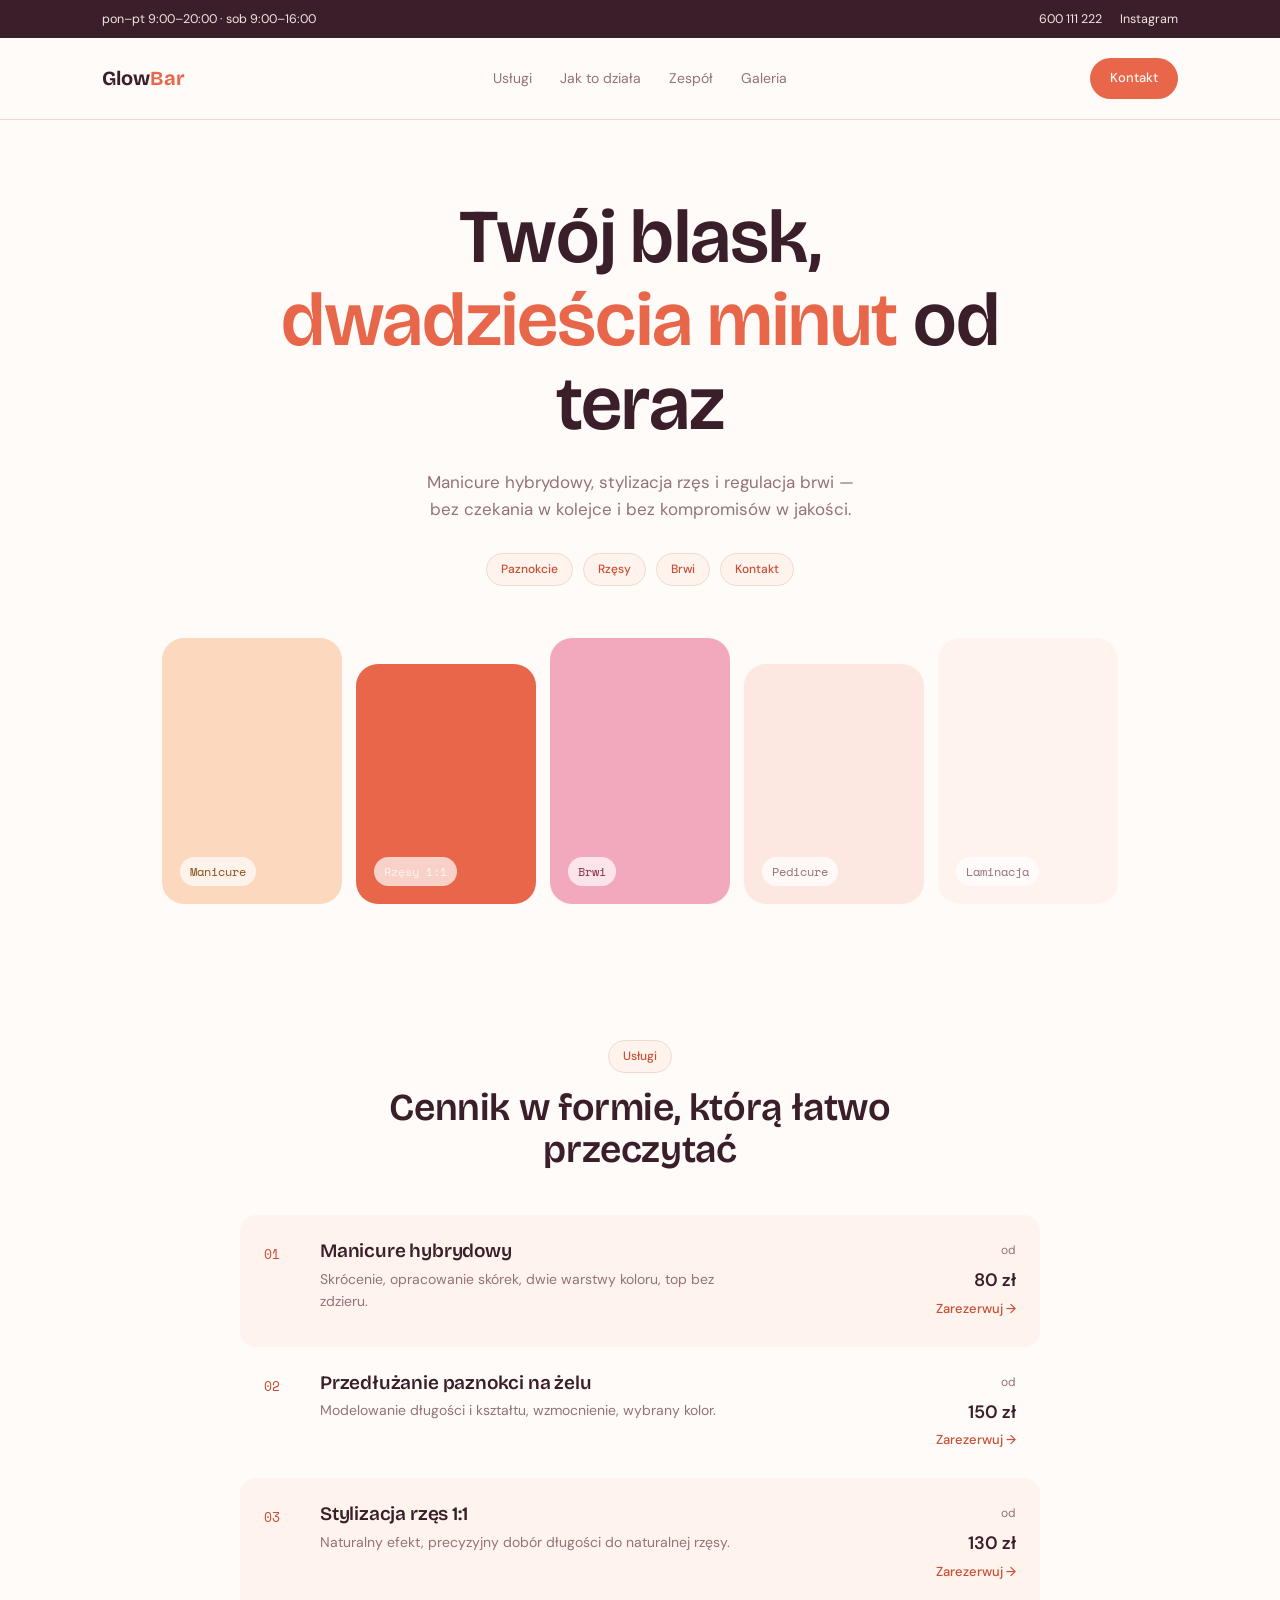
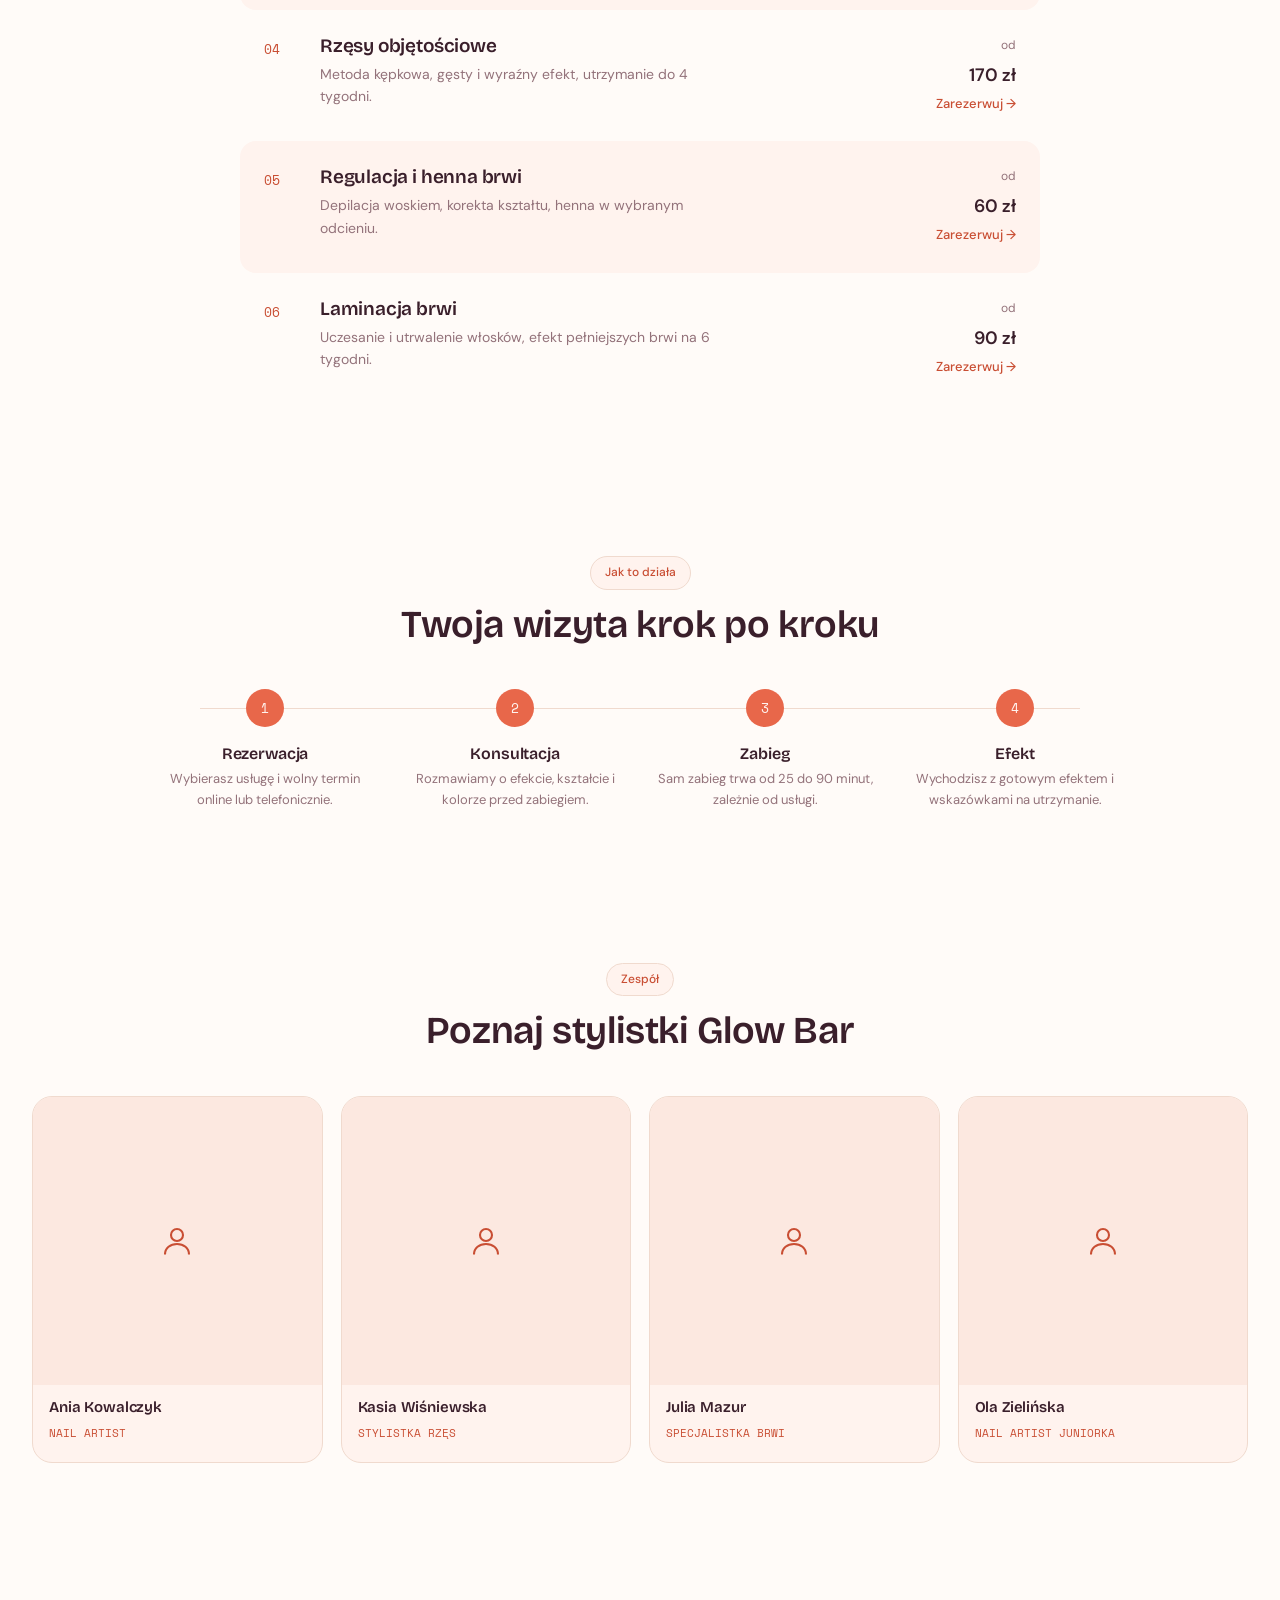
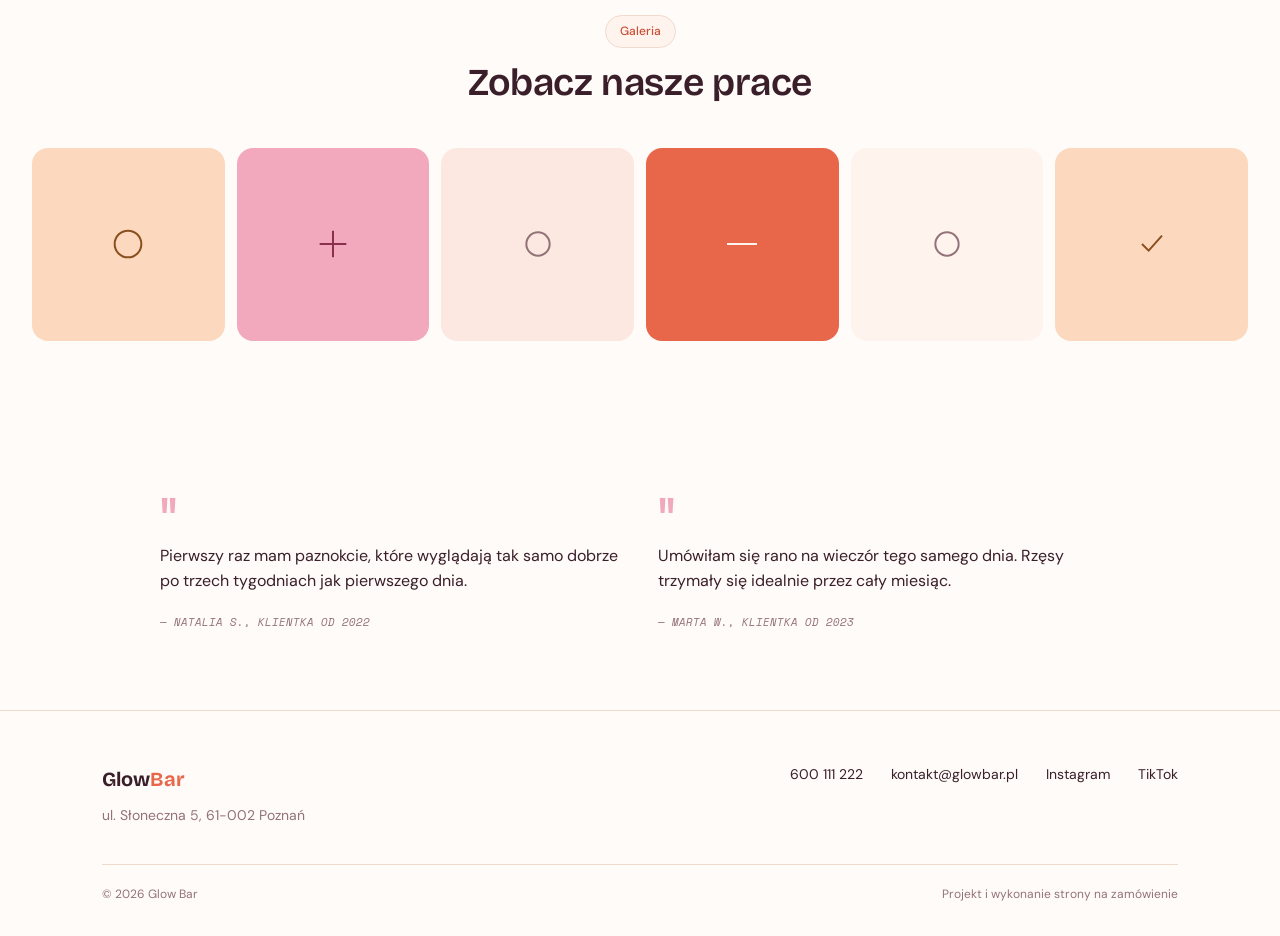
<file: salon_beauty/index.html>
<!DOCTYPE html>
<html lang="pl">
<head>
<meta charset="UTF-8">
<meta name="viewport" content="width=device-width, initial-scale=1.0">
<title>Glow Bar — Studio paznokci, rzęs i brwi</title>
<link rel="preconnect" href="https://fonts.googleapis.com">
<link rel="preconnect" href="https://fonts.gstatic.com" crossorigin>
<link href="https://fonts.googleapis.com/css2?family=Bricolage+Grotesque:opsz,wght@12..96,500;12..96,600;12..96,700&family=DM+Sans:wght@400;500;600&family=Space+Mono:wght@400;500&display=swap" rel="stylesheet">
<style>
  :root{
    --cream:#FFFBF8;
    --panel:#FFF3EE;
    --panel-2:#FCE8E0;
    --coral:#E8674A;
    --coral-deep:#C94E33;
    --blush:#F2A9BE;
    --peach:#FCD9BE;
    --plum:#3A1F2B;
    --plum-dim:#93727A;
    --line:#F0DACE;
  }

  *{margin:0;padding:0;box-sizing:border-box;}
  html{scroll-behavior:smooth;}
  body{
    background:var(--cream);
    color:var(--plum);
    font-family:'DM Sans', sans-serif;
    font-size:16px;
    line-height:1.6;
    overflow-x:hidden;
  }
  a{color:inherit; text-decoration:none;}
  h1,h2,h3{
    font-family:'Bricolage Grotesque', sans-serif;
    font-weight:600;
    line-height:1.1;
    letter-spacing:-0.01em;
  }
  .wrap{max-width:1140px; margin:0 auto; padding:0 32px;}
  :focus-visible{outline:2px solid var(--coral); outline-offset:3px;}

  .pill{
    display:inline-flex; align-items:center;
    background:var(--panel); color:var(--coral-deep);
    font-size:12px; font-weight:500;
    padding:6px 14px; border-radius:100px;
    border:1px solid var(--line);
  }

  /* ---------- Sticky wrapper for topbar + header ---------- */
  .site-top{
    position:sticky; top:0; z-index:50;
  }

  /* ---------- Top utility bar ---------- */
  .topbar{
    background:var(--plum); color:#F3E3DD;
    font-size:12.5px;
  }
  .topbar .wrap{
    display:flex; justify-content:space-between; align-items:center;
    padding:9px 32px; max-width:1140px;
  }
  .topbar .right{display:flex; gap:18px;}
  .topbar a:hover{color:var(--blush);}

  /* ---------- Nav ---------- */
  header{
    position:relative;
    background:rgba(255,251,248,0.94);
    backdrop-filter:blur(6px);
    border-bottom:1px solid var(--line);
  }
  nav{
    display:grid; grid-template-columns:1fr auto 1fr;
    align-items:center;
    padding:20px 32px; max-width:1140px; margin:0 auto;
  }
  .logo{font-family:'Bricolage Grotesque', sans-serif; font-size:20px; font-weight:700;}
  .logo span{color:var(--coral);}
  .nav-links{display:flex; gap:28px; font-size:14px; color:var(--plum-dim); justify-content:center;}
  .nav-links a:hover{color:var(--coral-deep);}
  .nav-cta{
    justify-self:end;
    background:var(--coral); color:#FFF6F2;
    font-size:13px; font-weight:500;
    padding:10px 20px; border-radius:100px;
  }
  .nav-cta:hover{background:var(--coral-deep);}
  .nav-toggle{display:none;}

  @media (max-width:780px){
    nav{grid-template-columns:1fr auto;}
    .nav-links{
      position:absolute; top:100%; left:0; right:0;
      flex-direction:column; align-items:flex-start;
      background:var(--cream);
      padding:20px 32px; gap:14px;
      border-bottom:1px solid var(--line);
      opacity:0;
      visibility:hidden;
      transform:translateY(-6px);
      transition:opacity 0.2s ease, transform 0.2s ease, visibility 0.2s;
      z-index:40;
    }
    .nav-links.open{
      opacity:1;
      visibility:visible;
      transform:translateY(0);
    }
    .nav-toggle{display:block; background:none; border:none; color:var(--plum); font-size:22px; cursor:pointer;}
    .nav-cta{display:none;}
.topbar .wrap{
      flex-direction:column;
      gap:4px;
      align-items:center;
      text-align:center;
      padding:8px 24px;
    }
    .topbar .right{gap:16px;}
  }

  /* ---------- Hero — full-width editorial statement ---------- */
  .hero{padding:76px 32px 0; max-width:1140px; margin:0 auto; text-align:center;}
  .hero h1{
    font-size:clamp(40px, 7vw, 76px);
    max-width:820px; margin:0 auto 22px;
  }
  .hero h1 .hl{color:var(--coral);}
  .hero p{
    color:var(--plum-dim); font-size:17px;
    max-width:460px; margin:0 auto 30px;
  }
  .hero-tags{display:flex; gap:10px; justify-content:center; flex-wrap:wrap; margin-bottom:52px;}
  .hero-tags a.pill:hover{border-color:var(--coral); color:var(--coral-deep);}

  .hero-strip{
    display:flex; gap:14px; justify-content:center; flex-wrap:wrap;
    padding-bottom:60px;
  }
  .hero-card{
    width:180px; aspect-ratio:3/4; border-radius:22px;
    display:flex; align-items:flex-end; padding:18px;
  }
  .hero-card span{
    font-family:'Space Mono', monospace; font-size:12px;
    background:rgba(255,255,255,0.7); padding:5px 10px; border-radius:100px;
  }
  .hc1{background:var(--peach); color:#8A4F1E;}
  .hc2{background:var(--coral); color:#FFF3EE; margin-top:26px;}
  .hc3{background:var(--blush); color:#8A2F4C;}
  .hc4{background:var(--panel-2); color:#93727A; margin-top:26px;}
  .hc5{background:var(--panel); color:#93727A;}

  @media (max-width:780px){.hero{padding-top:56px;}}

  /* ---------- Section shell ---------- */
  section{padding:76px 32px;}
  .section-head{max-width:600px; margin:0 auto 44px; text-align:center;}
  .section-head .pill{margin-bottom:14px;}
  .section-head h2{font-size:clamp(28px,3.2vw,38px);}
  .section-head p{color:var(--plum-dim); margin-top:10px; font-size:15px;}

  /* ---------- Services — editorial menu list ---------- */
  .menu-list{max-width:800px; margin:0 auto;}
  .menu-row{
    display:grid; grid-template-columns:36px 1fr auto;
    gap:20px; align-items:start;
    padding:26px 24px; border-radius:16px;
  }
  .menu-row:nth-child(odd){background:var(--panel);}
  .menu-row .idx{font-family:'Space Mono', monospace; font-size:13px; color:var(--coral-deep); padding-top:3px;}
  .menu-row h3{font-size:19px; margin-bottom:6px;}
  .menu-row p{color:var(--plum-dim); font-size:14px; max-width:420px;}
  .menu-row .price-col{text-align:right;}
  .menu-row .price{font-weight:600; font-size:18px; display:block;}
  .menu-row .from{font-size:12px; color:var(--plum-dim); display:block; margin-bottom:6px;}
  .menu-row .go{font-size:13px; color:var(--coral-deep); font-weight:500;}

  @media (max-width:600px){
    .menu-row{grid-template-columns:1fr; text-align:left;}
    .menu-row .price-col{text-align:left; margin-top:8px;}
  }

  /* ---------- Visit journey — timeline ---------- */
  .journey{
    display:grid; grid-template-columns:repeat(4,1fr); gap:0;
    max-width:1000px; margin:0 auto; position:relative;
  }
  .journey::before{
    content:""; position:absolute; top:19px; left:6%; right:6%;
    height:1px; background:var(--line);
  }
  .step{text-align:center; padding:0 12px; position:relative;}
  .step .dot{
    width:38px; height:38px; border-radius:50%; background:var(--coral);
    color:#FFF3EE; font-family:'Space Mono', monospace; font-size:13px;
    display:flex; align-items:center; justify-content:center;
    margin:0 auto 18px; position:relative; z-index:1;
  }
  .step h3{font-size:16px; margin-bottom:6px;}
  .step p{font-size:13px; color:var(--plum-dim);}

  @media (max-width:700px){
    .journey{grid-template-columns:1fr; gap:28px;}
    .journey::before{display:none;}
  }

  /* ---------- Team ---------- */
  .team-scroll{
    display:grid; grid-template-columns:repeat(4,1fr); gap:18px;
  }
  .stylist-card{
    background:var(--panel); border-radius:20px; overflow:hidden; border:1px solid var(--line);
  }
  .stylist-photo{aspect-ratio:1/1; background:var(--panel-2); display:flex; align-items:center; justify-content:center;}
  .stylist-info{padding:14px 16px 18px;}
  .stylist-info h3{font-size:15px; margin-bottom:3px;}
  .stylist-info .role{font-family:'Space Mono', monospace; font-size:10.5px; color:var(--coral-deep); text-transform:uppercase;}

  @media (max-width:700px){.team-scroll{grid-template-columns:repeat(2,1fr);}}

  /* ---------- Gallery — filmstrip ---------- */
  .film-strip{
    display:grid; grid-template-columns:repeat(6,1fr); gap:12px;
  }
  .film-cell{
    aspect-ratio:1/1; border-radius:16px;
    display:flex; align-items:center; justify-content:center;
  }

  @media (max-width:760px){.film-strip{grid-template-columns:repeat(3,1fr);}}

  /* ---------- Testimonials — duo ---------- */
  .duo{
    display:grid; grid-template-columns:1fr 1fr; gap:36px;
    max-width:960px; margin:0 auto;
  }
  .quote-card{position:relative; padding-top:12px;}
  .quote-card .mark{
    font-family:'Bricolage Grotesque', sans-serif; font-size:64px; color:var(--blush);
    line-height:0.5; display:block; margin-bottom:6px;
  }
  .quote-card p{font-size:16px; margin-bottom:14px;}
  .quote-card cite{font-family:'Space Mono', monospace; font-size:11px; color:var(--plum-dim); text-transform:uppercase;}

  @media (max-width:700px){.duo{grid-template-columns:1fr; gap:32px;}}

  /* ---------- Footer ---------- */
  footer{padding:52px 32px 32px; border-top:1px solid var(--line);}
  .foot-row{
    display:flex; justify-content:space-between; align-items:flex-start;
    flex-wrap:wrap; gap:32px; margin-bottom:36px;
  }
  .foot-row .logo{margin-bottom:8px;}
  .foot-row .addr{color:var(--plum-dim); font-size:14px; line-height:1.8;}
  .foot-links{display:flex; gap:28px; font-size:14px;}
  .foot-links a:hover{color:var(--coral-deep);}
  .foot-bottom{
    border-top:1px solid var(--line); padding-top:20px;
    display:flex; justify-content:space-between; flex-wrap:wrap; gap:10px;
    font-size:12px; color:var(--plum-dim);
  }

@media (max-width:760px){
    section{padding:56px 24px;}
    footer{padding:44px 24px 28px;}
    .foot-row{flex-direction:column; gap:24px; margin-bottom:28px;}
    .foot-links{flex-direction:column; gap:12px;}
    .foot-bottom{flex-direction:column; gap:8px;}
  }
</style>
</head>
<body>

<div class="site-top">
  <div class="topbar">
    <div class="wrap">
      <span>pon–pt 9:00–20:00 · sob 9:00–16:00</span>
      <div class="right">
        <a href="tel:+48600111222">600 111 222</a>
        <a href="#">Instagram</a>
      </div>
    </div>
  </div>

  <header>
    <nav>
      <div class="logo">Glow<span>Bar</span></div>
      <div class="nav-links" id="navLinks">
        <a href="#uslugi">Usługi</a>
        <a href="#wizyta">Jak to działa</a>
        <a href="#zespol">Zespół</a>
        <a href="#galeria">Galeria</a>
      </div>
      <a class="nav-cta" href="#kontakt">Kontakt</a>
      <button class="nav-toggle" id="navToggle" aria-label="Otwórz menu" aria-expanded="false">☰</button>
    </nav>
  </header>
</div>

<main>
  <section class="hero" id="home">
    <h1>Twój blask,<br><span class="hl">dwadzieścia minut</span> od teraz</h1>
    <p>Manicure hybrydowy, stylizacja rzęs i regulacja brwi — bez czekania w kolejce i bez kompromisów w jakości.</p>
    <div class="hero-tags">
      <a class="pill" href="#uslugi">Paznokcie</a>
      <a class="pill" href="#uslugi">Rzęsy</a>
      <a class="pill" href="#uslugi">Brwi</a>
      <a class="pill" href="#kontakt">Kontakt</a>
    </div>
    <div class="hero-strip" aria-hidden="true">
      <div class="hero-card hc1"><span>Manicure</span></div>
      <div class="hero-card hc2"><span>Rzęsy 1:1</span></div>
      <div class="hero-card hc3"><span>Brwi</span></div>
      <div class="hero-card hc4"><span>Pedicure</span></div>
      <div class="hero-card hc5"><span>Laminacja</span></div>
    </div>
  </section>

  <section id="uslugi">
    <div class="section-head">
      <span class="pill">Usługi</span>
      <h2>Cennik w formie, którą łatwo przeczytać</h2>
    </div>
    <div class="menu-list">
      <div class="menu-row">
        <span class="idx">01</span>
        <div>
          <h3>Manicure hybrydowy</h3>
          <p>Skrócenie, opracowanie skórek, dwie warstwy koloru, top bez zdzieru.</p>
        </div>
        <div class="price-col"><span class="from">od</span><span class="price">80 zł</span><a class="go" href="#kontakt">Zarezerwuj →</a></div>
      </div>
      <div class="menu-row">
        <span class="idx">02</span>
        <div>
          <h3>Przedłużanie paznokci na żelu</h3>
          <p>Modelowanie długości i kształtu, wzmocnienie, wybrany kolor.</p>
        </div>
        <div class="price-col"><span class="from">od</span><span class="price">150 zł</span><a class="go" href="#kontakt">Zarezerwuj →</a></div>
      </div>
      <div class="menu-row">
        <span class="idx">03</span>
        <div>
          <h3>Stylizacja rzęs 1:1</h3>
          <p>Naturalny efekt, precyzyjny dobór długości do naturalnej rzęsy.</p>
        </div>
        <div class="price-col"><span class="from">od</span><span class="price">130 zł</span><a class="go" href="#kontakt">Zarezerwuj →</a></div>
      </div>
      <div class="menu-row">
        <span class="idx">04</span>
        <div>
          <h3>Rzęsy objętościowe</h3>
          <p>Metoda kępkowa, gęsty i wyraźny efekt, utrzymanie do 4 tygodni.</p>
        </div>
        <div class="price-col"><span class="from">od</span><span class="price">170 zł</span><a class="go" href="#kontakt">Zarezerwuj →</a></div>
      </div>
      <div class="menu-row">
        <span class="idx">05</span>
        <div>
          <h3>Regulacja i henna brwi</h3>
          <p>Depilacja woskiem, korekta kształtu, henna w wybranym odcieniu.</p>
        </div>
        <div class="price-col"><span class="from">od</span><span class="price">60 zł</span><a class="go" href="#kontakt">Zarezerwuj →</a></div>
      </div>
      <div class="menu-row">
        <span class="idx">06</span>
        <div>
          <h3>Laminacja brwi</h3>
          <p>Uczesanie i utrwalenie włosków, efekt pełniejszych brwi na 6 tygodni.</p>
        </div>
        <div class="price-col"><span class="from">od</span><span class="price">90 zł</span><a class="go" href="#kontakt">Zarezerwuj →</a></div>
      </div>
    </div>
  </section>

  <section id="wizyta">
    <div class="section-head">
      <span class="pill">Jak to działa</span>
      <h2>Twoja wizyta krok po kroku</h2>
    </div>
    <div class="journey">
      <div class="step"><div class="dot">1</div><h3>Rezerwacja</h3><p>Wybierasz usługę i wolny termin online lub telefonicznie.</p></div>
      <div class="step"><div class="dot">2</div><h3>Konsultacja</h3><p>Rozmawiamy o efekcie, kształcie i kolorze przed zabiegiem.</p></div>
      <div class="step"><div class="dot">3</div><h3>Zabieg</h3><p>Sam zabieg trwa od 25 do 90 minut, zależnie od usługi.</p></div>
      <div class="step"><div class="dot">4</div><h3>Efekt</h3><p>Wychodzisz z gotowym efektem i wskazówkami na utrzymanie.</p></div>
    </div>
  </section>

  <section id="zespol">
    <div class="section-head">
      <span class="pill">Zespół</span>
      <h2>Poznaj stylistki Glow Bar</h2>
    </div>
    <div class="team-scroll">
      <div class="stylist-card">
        <div class="stylist-photo"><svg width="36" height="36" viewBox="0 0 24 24" fill="none" stroke="#C94E33" stroke-width="1.4"><circle cx="12" cy="8" r="4"/><path d="M4 21c0-4.4 3.6-7 8-7s8 2.6 8 7"/></svg></div>
        <div class="stylist-info"><h3>Ania Kowalczyk</h3><span class="role">Nail artist</span></div>
      </div>
      <div class="stylist-card">
        <div class="stylist-photo"><svg width="36" height="36" viewBox="0 0 24 24" fill="none" stroke="#C94E33" stroke-width="1.4"><circle cx="12" cy="8" r="4"/><path d="M4 21c0-4.4 3.6-7 8-7s8 2.6 8 7"/></svg></div>
        <div class="stylist-info"><h3>Kasia Wiśniewska</h3><span class="role">Stylistka rzęs</span></div>
      </div>
      <div class="stylist-card">
        <div class="stylist-photo"><svg width="36" height="36" viewBox="0 0 24 24" fill="none" stroke="#C94E33" stroke-width="1.4"><circle cx="12" cy="8" r="4"/><path d="M4 21c0-4.4 3.6-7 8-7s8 2.6 8 7"/></svg></div>
        <div class="stylist-info"><h3>Julia Mazur</h3><span class="role">Specjalistka brwi</span></div>
      </div>
      <div class="stylist-card">
        <div class="stylist-photo"><svg width="36" height="36" viewBox="0 0 24 24" fill="none" stroke="#C94E33" stroke-width="1.4"><circle cx="12" cy="8" r="4"/><path d="M4 21c0-4.4 3.6-7 8-7s8 2.6 8 7"/></svg></div>
        <div class="stylist-info"><h3>Ola Zielińska</h3><span class="role">Nail artist juniorka</span></div>
      </div>
    </div>
  </section>

  <section id="galeria">
    <div class="section-head">
      <span class="pill">Galeria</span>
      <h2>Zobacz nasze prace</h2>
    </div>
    <div class="film-strip">
      <div class="film-cell" style="background:var(--peach);"><svg width="40" height="40" viewBox="0 0 24 24" fill="none" stroke="#8A4F1E" stroke-width="1.2"><circle cx="12" cy="12" r="8"/></svg></div>
      <div class="film-cell" style="background:var(--blush);"><svg width="40" height="40" viewBox="0 0 24 24" fill="none" stroke="#8A2F4C" stroke-width="1.2"><path d="M4 12h16M12 4v16"/></svg></div>
      <div class="film-cell" style="background:var(--panel-2);"><svg width="40" height="40" viewBox="0 0 24 24" fill="none" stroke="#93727A" stroke-width="1.2"><rect x="5" y="5" width="14" height="14" rx="7"/></svg></div>
      <div class="film-cell" style="background:var(--coral);"><svg width="40" height="40" viewBox="0 0 24 24" fill="none" stroke="#FFF3EE" stroke-width="1.2"><path d="M3 12h18"/></svg></div>
      <div class="film-cell" style="background:var(--panel);"><svg width="40" height="40" viewBox="0 0 24 24" fill="none" stroke="#93727A" stroke-width="1.2"><circle cx="12" cy="12" r="7"/></svg></div>
      <div class="film-cell" style="background:var(--peach);"><svg width="40" height="40" viewBox="0 0 24 24" fill="none" stroke="#8A4F1E" stroke-width="1.2"><path d="M6 12l4 4 8-9"/></svg></div>
    </div>
  </section>

  <section id="kontakt">
    <div class="duo">
      <div class="quote-card">
        <span class="mark">"</span>
        <p>Pierwszy raz mam paznokcie, które wyglądają tak samo dobrze po trzech tygodniach jak pierwszego dnia.</p>
        <cite>— Natalia S., klientka od 2022</cite>
      </div>
      <div class="quote-card">
        <span class="mark">"</span>
        <p>Umówiłam się rano na wieczór tego samego dnia. Rzęsy trzymały się idealnie przez cały miesiąc.</p>
        <cite>— Marta W., klientka od 2023</cite>
      </div>
    </div>
  </section>
</main>

<footer>
  <div class="wrap">
    <div class="foot-row">
      <div>
        <div class="logo">Glow<span>Bar</span></div>
        <p class="addr">ul. Słoneczna 5, 61-002 Poznań</p>
      </div>
      <div class="foot-links">
        <a href="tel:+48600111222">600 111 222</a>
        <a href="mailto:kontakt@glowbar.pl">kontakt@glowbar.pl</a>
        <a href="#">Instagram</a>
        <a href="#">TikTok</a>
      </div>
    </div>
    <div class="foot-bottom">
      <span>© 2026 Glow Bar</span>
      <span>Projekt i wykonanie strony na zamówienie</span>
    </div>
  </div>
</footer>

<script>
  const navToggle = document.getElementById('navToggle');
  const navLinks = document.getElementById('navLinks');
  navToggle.addEventListener('click', () => {
    const isOpen = navLinks.classList.toggle('open');
    navToggle.setAttribute('aria-expanded', isOpen);
  });
  navLinks.querySelectorAll('a').forEach(link => {
    link.addEventListener('click', () => {
      navLinks.classList.remove('open');
      navToggle.setAttribute('aria-expanded', 'false');
    });
  });
</script>

</body>
</html>
</file>
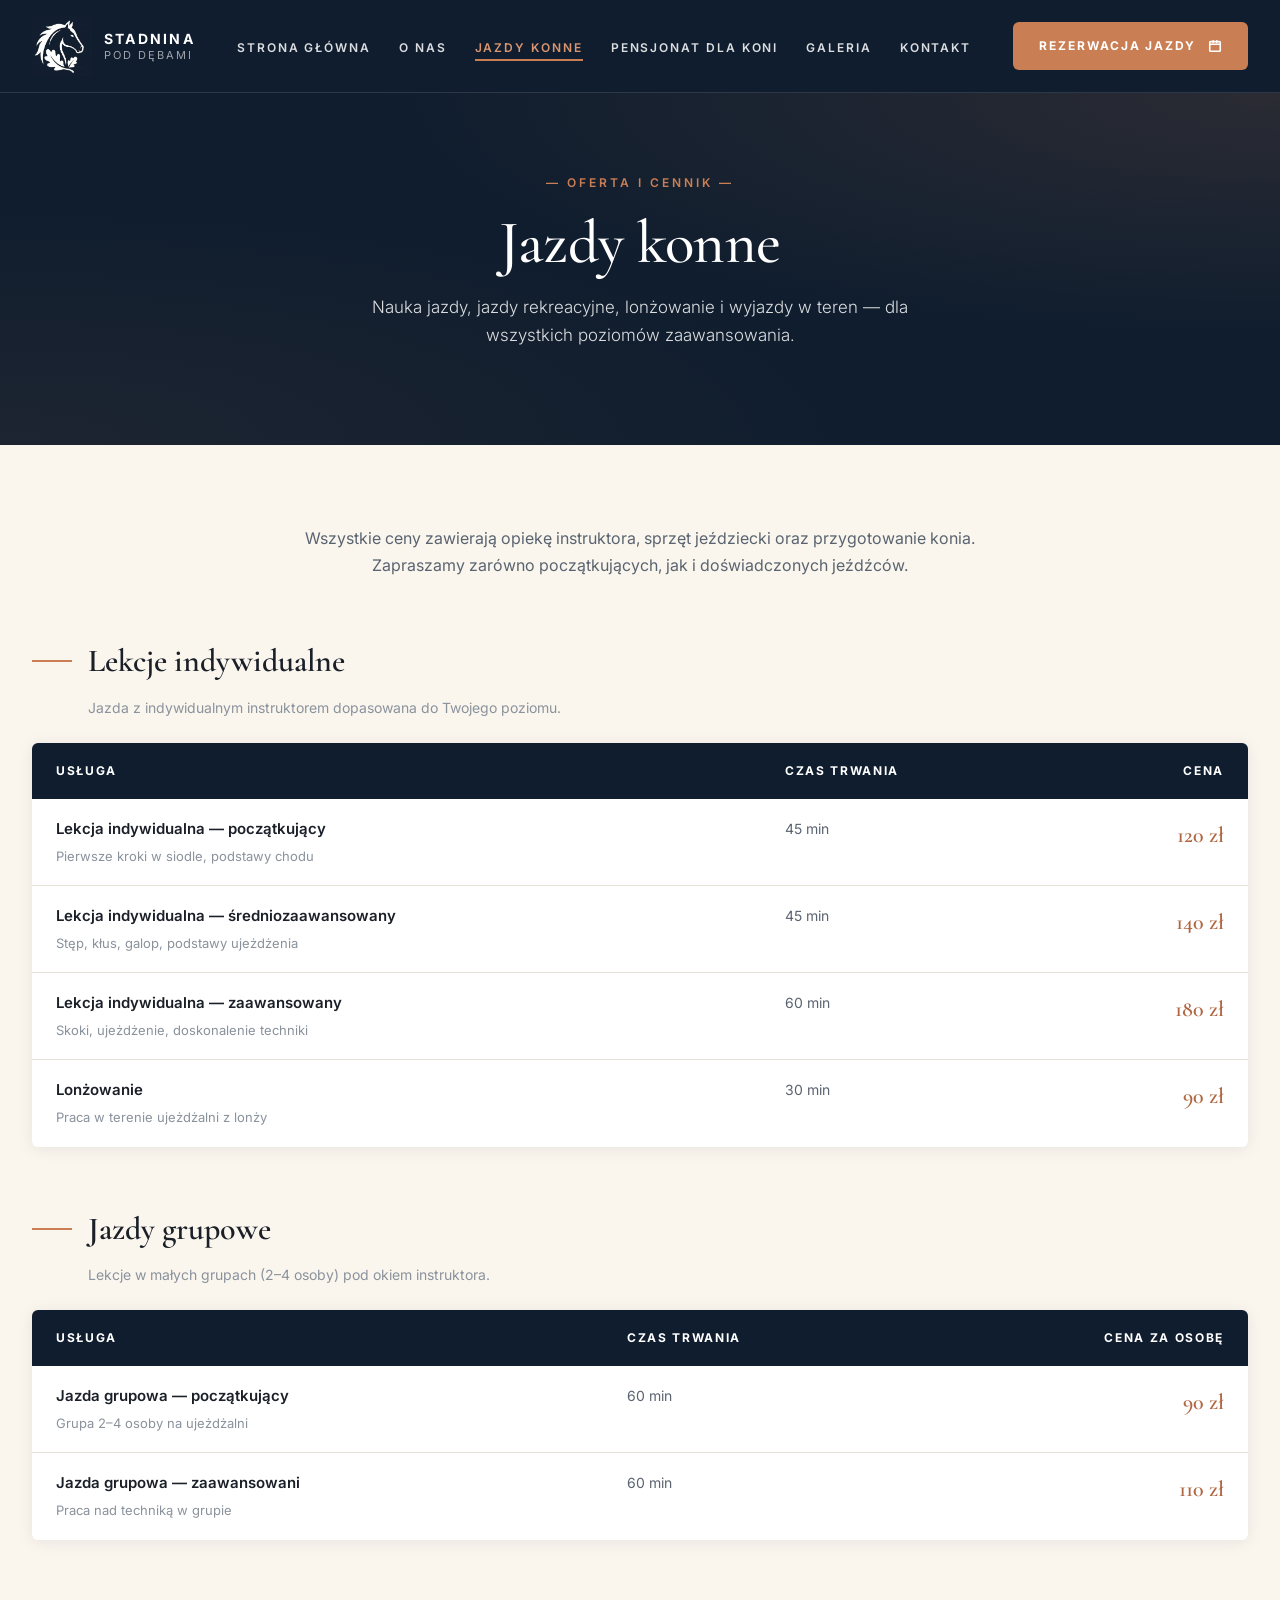
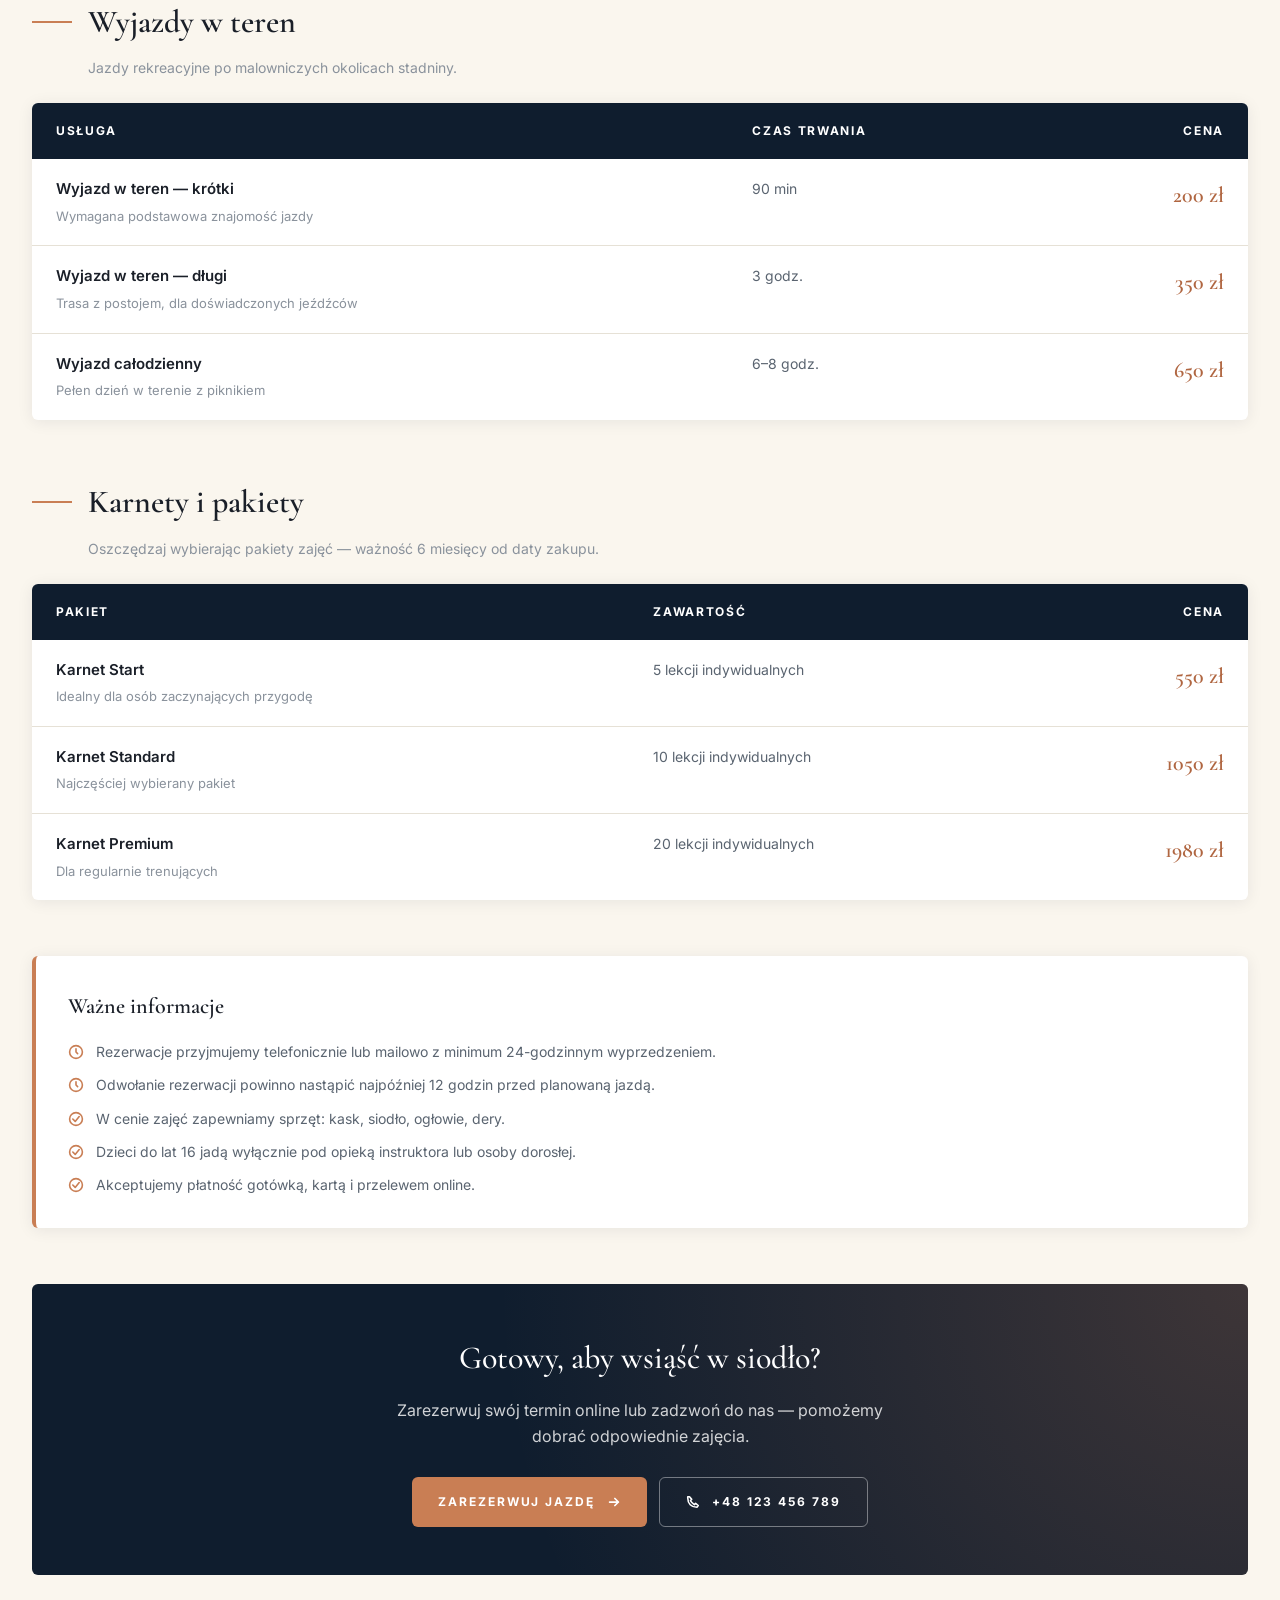
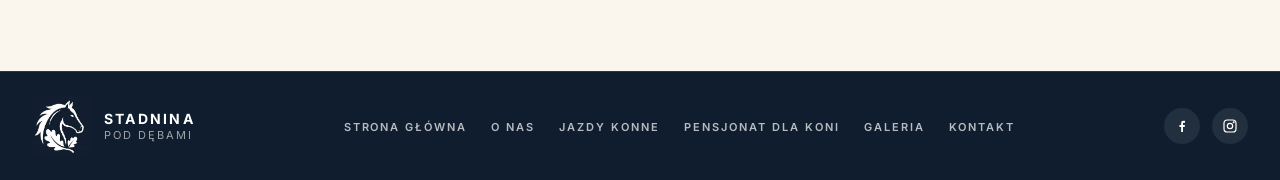
<file: stadnina/jazdy-konne.html>
<!DOCTYPE html>
<html lang="pl">
<head>
<meta charset="UTF-8" />
<meta name="viewport" content="width=device-width, initial-scale=1.0" />
<title>Jazdy konne — Cennik | Stadnina Pod Dębami</title>
<meta name="description" content="Cennik jazd konnych — lekcje indywidualne, jazdy grupowe, wyjazdy w teren, lonżowanie, karnety i obozy." />
<link rel="preconnect" href="https://fonts.googleapis.com">
<link rel="preconnect" href="https://fonts.gstatic.com" crossorigin>
<link href="https://fonts.googleapis.com/css2?family=Cormorant+Garamond:wght@400;500;600&family=Inter:wght@300;400;500;600;700&display=swap" rel="stylesheet">
<link rel="stylesheet" href="shared.css">
<style>
  /* Pricing page styles */
  .pricing {
    padding: 80px 0 96px;
    background: var(--cream-soft);
  }
  .pricing__intro {
    text-align: center;
    max-width: 720px;
    margin: 0 auto 56px;
  }
  .pricing__intro p {
    font-size: 16px;
    color: var(--text-soft);
    line-height: 1.7;
  }

  /* Pricing categories */
  .pricing__category {
    margin-bottom: 56px;
  }
  .pricing__category-title {
    font-family: var(--font-display);
    font-size: clamp(1.6rem, 2.8vw, 2rem);
    font-weight: 600;
    margin-bottom: 8px;
    color: var(--text-dark);
    display: flex;
    align-items: center;
    gap: 16px;
  }
  .pricing__category-title::before {
    content: '';
    width: 40px;
    height: 2px;
    background: var(--copper);
    flex-shrink: 0;
  }
  .pricing__category-desc {
    font-size: 14px;
    color: var(--text-muted);
    margin-bottom: 24px;
    margin-left: 56px;
  }

  /* Pricing table */
  .pricing-table-wrap {
    background: #fff;
    border-radius: var(--radius);
    overflow: hidden;
    box-shadow: var(--shadow-card);
  }
  .pricing-table {
    width: 100%;
    border-collapse: collapse;
  }
  .pricing-table thead {
    background: var(--navy-900);
    color: #fff;
  }
  .pricing-table th {
    padding: 18px 24px;
    text-align: left;
    font-size: 12px;
    font-weight: 700;
    letter-spacing: 0.14em;
    text-transform: uppercase;
  }
  .pricing-table th:last-child,
  .pricing-table td:last-child {
    text-align: right;
  }
  .pricing-table td {
    padding: 18px 24px;
    border-bottom: 1px solid var(--border);
    font-size: 15px;
    color: var(--text-dark);
    vertical-align: top;
  }
  .pricing-table tbody tr:last-child td { border-bottom: none; }
  .pricing-table tbody tr {
    transition: background var(--transition);
  }
  .pricing-table tbody tr:hover {
    background: var(--cream-soft);
  }
  .pricing-table .service-name { font-weight: 600; }
  .pricing-table .service-desc {
    font-size: 13px;
    color: var(--text-muted);
    margin-top: 4px;
    font-weight: 400;
  }
  .pricing-table .duration {
    color: var(--text-soft);
    font-size: 14px;
    white-space: nowrap;
  }
  .pricing-table .price {
    font-family: var(--font-display);
    font-size: 22px;
    font-weight: 600;
    color: var(--copper-dark);
    white-space: nowrap;
  }

  /* Pricing notes */
  .pricing__notes {
    background: #fff;
    border-radius: var(--radius);
    padding: 32px;
    margin-top: 48px;
    box-shadow: var(--shadow-card);
    border-left: 4px solid var(--copper);
  }
  .pricing__notes-title {
    font-family: var(--font-display);
    font-size: 22px;
    font-weight: 600;
    margin-bottom: 16px;
    color: var(--text-dark);
  }
  .pricing__notes ul {
    list-style: none;
    display: grid;
    gap: 10px;
  }
  .pricing__notes li {
    display: flex;
    gap: 12px;
    font-size: 14px;
    color: var(--text-soft);
    line-height: 1.65;
  }
  .pricing__notes li svg {
    width: 16px;
    height: 16px;
    color: var(--copper);
    flex-shrink: 0;
    margin-top: 4px;
  }

  /* CTA box */
  .cta-box {
    background: var(--navy-900);
    color: #fff;
    border-radius: var(--radius);
    padding: 48px 40px;
    margin-top: 56px;
    text-align: center;
    position: relative;
    overflow: hidden;
  }
  .cta-box::after {
    content: '';
    position: absolute;
    inset: 0;
    background: radial-gradient(circle at 100% 0%, rgba(201, 126, 84, 0.25), transparent 60%);
    pointer-events: none;
  }
  .cta-box > * { position: relative; z-index: 1; }
  .cta-box__title {
    font-family: var(--font-display);
    font-size: clamp(1.6rem, 2.6vw, 2rem);
    font-weight: 500;
    margin-bottom: 12px;
  }
  .cta-box__desc {
    color: rgba(255,255,255,0.8);
    margin-bottom: 28px;
    max-width: 540px;
    margin-left: auto;
    margin-right: auto;
  }
  .cta-box__buttons {
    display: flex;
    gap: 12px;
    justify-content: center;
    flex-wrap: wrap;
  }

  @media (max-width: 768px) {
    .pricing { padding: 56px 0 64px; }
    .pricing__category { margin-bottom: 40px; }
    .pricing__category-desc { margin-left: 0; }
    .pricing__category-title { font-size: 1.5rem; }
    .pricing__notes { padding: 24px; }
    .cta-box { padding: 36px 24px; }

    /* Tabele → karty na mobile */
    .pricing-table-wrap {
      background: transparent;
      box-shadow: none;
      border-radius: 0;
    }
    .pricing-table,
    .pricing-table thead,
    .pricing-table tbody,
    .pricing-table tr,
    .pricing-table td {
      display: block;
      width: 100%;
    }
    .pricing-table thead {
      display: none;
    }
    .pricing-table tbody tr {
      background: #fff;
      border-radius: var(--radius);
      box-shadow: var(--shadow-card);
      margin-bottom: 14px;
      padding: 18px 18px 8px;
    }
    .pricing-table tbody tr:hover { background: #fff; }
    .pricing-table tbody tr:last-child { margin-bottom: 0; }
    .pricing-table td {
      padding: 8px 0;
      border-bottom: 1px solid var(--border);
      text-align: left;
      font-size: 14px;
    }
    .pricing-table td:last-child {
      text-align: left;
      border-bottom: none;
      padding-top: 12px;
    }

    /* Przywrócenie wewnętrznych linii w ostatnim kafelku */
    .pricing-table tbody tr:last-child td {
      border-bottom: 1px solid var(--border);
    }
    /* Usunięcie linii tylko na samym dole ostatniego kafelka */
    .pricing-table tbody tr:last-child td:last-child {
      border-bottom: none;
    }

    /* Nazwa usługi - pierwsza komórka */
    .pricing-table td:nth-child(1) {
      padding-top: 0;
      padding-bottom: 12px;
    }
    .pricing-table .service-name {
      font-size: 16px;
    }
    /* Etykieta przed czasem trwania */
    .pricing-table td:nth-child(2)::before {
      content: 'Czas trwania:';
      display: inline-block;
      font-weight: 600;
      color: var(--text-dark);
      margin-right: 8px;
      font-size: 13px;
    }
    /* Etykieta przed ceną */
    .pricing-table td:nth-child(3)::before {
      content: 'Cena:';
      display: inline-block;
      font-weight: 600;
      color: var(--text-dark);
      margin-right: 8px;
      font-size: 13px;
      vertical-align: middle;
    }
    .pricing-table .price {
      font-size: 22px;
      display: inline-block;
      vertical-align: middle;
    }
  }
</style>
</head>
<body>

<!-- HEADER -->
<header class="header" id="header">
  <div class="container">
    <nav class="nav" aria-label="Główna nawigacja">
      <a href="index.html" class="logo">
        <img src="logo.png" alt="logo" class="logo__icon">
        <span class="logo__text">
          <span class="logo__name">STADNINA</span>
          <span class="logo__tag">POD DĘBAMI</span>
        </span>
      </a>

      <ul class="nav__menu" id="navMenu">
        <li><a href="index.html" class="nav__link">Strona główna</a></li>
        <li><a href="index.html#o-nas" class="nav__link">O nas</a></li>
        <li><a href="jazdy-konne.html" class="nav__link active">Jazdy konne</a></li>
        <li><a href="pensjonat.html" class="nav__link">Pensjonat dla koni</a></li>
        <li><a href="galeria.html" class="nav__link">Galeria</a></li>
        <li><a href="index.html#kontakt" class="nav__link">Kontakt</a></li>
      </ul>

      <a href="index.html#kontakt" class="btn btn--primary btn-header">
        Rezerwacja jazdy
        <svg width="14" height="14" viewBox="0 0 16 16" fill="none" stroke="currentColor" stroke-width="1.8" stroke-linecap="round" stroke-linejoin="round">
          <rect x="2" y="3" width="12" height="11" rx="1"/>
          <path d="M2 6 H14 M6 2 V4 M10 2 V4"/>
        </svg>
      </a>

      <button class="nav__toggle" id="navToggle" aria-label="Otwórz menu" aria-expanded="false">
        <span></span><span></span><span></span>
      </button>
    </nav>
  </div>
</header>

<!-- PAGE TITLE -->
<section class="page-title">
  <div class="container">
    <div class="page-title__eyebrow">— Oferta i cennik —</div>
    <h1 class="page-title__heading">Jazdy konne</h1>
    <p class="page-title__sub">Nauka jazdy, jazdy rekreacyjne, lonżowanie i wyjazdy w teren — dla wszystkich poziomów zaawansowania.</p>
  </div>
</section>

<!-- PRICING -->
<section class="pricing">
  <div class="container">
    <div class="pricing__intro">
      <p>Wszystkie ceny zawierają opiekę instruktora, sprzęt jeździecki oraz przygotowanie konia. Zapraszamy zarówno początkujących, jak i doświadczonych jeźdźców.</p>
    </div>

    <!-- KAT 1: Lekcje indywidualne -->
    <div class="pricing__category reveal">
      <h2 class="pricing__category-title">Lekcje indywidualne</h2>
      <p class="pricing__category-desc">Jazda z indywidualnym instruktorem dopasowana do Twojego poziomu.</p>

      <div class="pricing-table-wrap">
        <table class="pricing-table">
          <thead>
            <tr>
              <th>Usługa</th>
              <th>Czas trwania</th>
              <th>Cena</th>
            </tr>
          </thead>
          <tbody>
            <tr>
              <td>
                <div class="service-name">Lekcja indywidualna — początkujący</div>
                <div class="service-desc">Pierwsze kroki w siodle, podstawy chodu</div>
              </td>
              <td class="duration">45 min</td>
              <td class="price">120 zł</td>
            </tr>
            <tr>
              <td>
                <div class="service-name">Lekcja indywidualna — średniozaawansowany</div>
                <div class="service-desc">Stęp, kłus, galop, podstawy ujeżdżenia</div>
              </td>
              <td class="duration">45 min</td>
              <td class="price">140 zł</td>
            </tr>
            <tr>
              <td>
                <div class="service-name">Lekcja indywidualna — zaawansowany</div>
                <div class="service-desc">Skoki, ujeżdżenie, doskonalenie techniki</div>
              </td>
              <td class="duration">60 min</td>
              <td class="price">180 zł</td>
            </tr>
            <tr>
              <td>
                <div class="service-name">Lonżowanie</div>
                <div class="service-desc">Praca w terenie ujeżdżalni z lonży</div>
              </td>
              <td class="duration">30 min</td>
              <td class="price">90 zł</td>
            </tr>
          </tbody>
        </table>
      </div>
    </div>

    <!-- KAT 2: Jazdy grupowe -->
    <div class="pricing__category reveal">
      <h2 class="pricing__category-title">Jazdy grupowe</h2>
      <p class="pricing__category-desc">Lekcje w małych grupach (2–4 osoby) pod okiem instruktora.</p>

      <div class="pricing-table-wrap">
        <table class="pricing-table">
          <thead>
            <tr>
              <th>Usługa</th>
              <th>Czas trwania</th>
              <th>Cena za osobę</th>
            </tr>
          </thead>
          <tbody>
            <tr>
              <td>
                <div class="service-name">Jazda grupowa — początkujący</div>
                <div class="service-desc">Grupa 2–4 osoby na ujeżdżalni</div>
              </td>
              <td class="duration">60 min</td>
              <td class="price">90 zł</td>
            </tr>
            <tr>
              <td>
                <div class="service-name">Jazda grupowa — zaawansowani</div>
                <div class="service-desc">Praca nad techniką w grupie</div>
              </td>
              <td class="duration">60 min</td>
              <td class="price">110 zł</td>
            </tr>
          </tbody>
        </table>
      </div>
    </div>

    <!-- KAT 3: Wyjazdy w teren -->
    <div class="pricing__category reveal">
      <h2 class="pricing__category-title">Wyjazdy w teren</h2>
      <p class="pricing__category-desc">Jazdy rekreacyjne po malowniczych okolicach stadniny.</p>

      <div class="pricing-table-wrap">
        <table class="pricing-table">
          <thead>
            <tr>
              <th>Usługa</th>
              <th>Czas trwania</th>
              <th>Cena</th>
            </tr>
          </thead>
          <tbody>
            <tr>
              <td>
                <div class="service-name">Wyjazd w teren — krótki</div>
                <div class="service-desc">Wymagana podstawowa znajomość jazdy</div>
              </td>
              <td class="duration">90 min</td>
              <td class="price">200 zł</td>
            </tr>
            <tr>
              <td>
                <div class="service-name">Wyjazd w teren — długi</div>
                <div class="service-desc">Trasa z postojem, dla doświadczonych jeźdźców</div>
              </td>
              <td class="duration">3 godz.</td>
              <td class="price">350 zł</td>
            </tr>
            <tr>
              <td>
                <div class="service-name">Wyjazd całodzienny</div>
                <div class="service-desc">Pełen dzień w terenie z piknikiem</div>
              </td>
              <td class="duration">6–8 godz.</td>
              <td class="price">650 zł</td>
            </tr>
          </tbody>
        </table>
      </div>
    </div>

    <!-- KAT 4: Karnety -->
    <div class="pricing__category reveal">
      <h2 class="pricing__category-title">Karnety i pakiety</h2>
      <p class="pricing__category-desc">Oszczędzaj wybierając pakiety zajęć — ważność 6 miesięcy od daty zakupu.</p>

      <div class="pricing-table-wrap">
        <table class="pricing-table">
          <thead>
            <tr>
              <th>Pakiet</th>
              <th>Zawartość</th>
              <th>Cena</th>
            </tr>
          </thead>
          <tbody>
            <tr>
              <td>
                <div class="service-name">Karnet Start</div>
                <div class="service-desc">Idealny dla osób zaczynających przygodę</div>
              </td>
              <td class="duration">5 lekcji indywidualnych</td>
              <td class="price">550 zł</td>
            </tr>
            <tr>
              <td>
                <div class="service-name">Karnet Standard</div>
                <div class="service-desc">Najczęściej wybierany pakiet</div>
              </td>
              <td class="duration">10 lekcji indywidualnych</td>
              <td class="price">1050 zł</td>
            </tr>
            <tr>
              <td>
                <div class="service-name">Karnet Premium</div>
                <div class="service-desc">Dla regularnie trenujących</div>
              </td>
              <td class="duration">20 lekcji indywidualnych</td>
              <td class="price">1980 zł</td>
            </tr>
          </tbody>
        </table>
      </div>
    </div>

    <!-- NOTES -->
    <div class="pricing__notes reveal">
      <h3 class="pricing__notes-title">Ważne informacje</h3>
      <ul>
        <li>
          <svg viewBox="0 0 20 20" fill="none" stroke="currentColor" stroke-width="2" stroke-linecap="round" stroke-linejoin="round"><circle cx="10" cy="10" r="8"/><path d="M10 6 V10 L12 12"/></svg>
          Rezerwacje przyjmujemy telefonicznie lub mailowo z minimum 24-godzinnym wyprzedzeniem.
        </li>
        <li>
          <svg viewBox="0 0 20 20" fill="none" stroke="currentColor" stroke-width="2" stroke-linecap="round" stroke-linejoin="round"><circle cx="10" cy="10" r="8"/><path d="M10 6 V10 L12 12"/></svg>
          Odwołanie rezerwacji powinno nastąpić najpóźniej 12 godzin przed planowaną jazdą.
        </li>
        <li>
          <svg viewBox="0 0 20 20" fill="none" stroke="currentColor" stroke-width="2" stroke-linecap="round" stroke-linejoin="round"><circle cx="10" cy="10" r="8"/><path d="M6 10 L9 13 L14 7"/></svg>
          W cenie zajęć zapewniamy sprzęt: kask, siodło, ogłowie, dery.
        </li>
        <li>
          <svg viewBox="0 0 20 20" fill="none" stroke="currentColor" stroke-width="2" stroke-linecap="round" stroke-linejoin="round"><circle cx="10" cy="10" r="8"/><path d="M6 10 L9 13 L14 7"/></svg>
          Dzieci do lat 16 jadą wyłącznie pod opieką instruktora lub osoby dorosłej.
        </li>
        <li>
          <svg viewBox="0 0 20 20" fill="none" stroke="currentColor" stroke-width="2" stroke-linecap="round" stroke-linejoin="round"><circle cx="10" cy="10" r="8"/><path d="M6 10 L9 13 L14 7"/></svg>
          Akceptujemy płatność gotówką, kartą i przelewem online.
        </li>
      </ul>
    </div>

    <!-- CTA -->
    <div class="cta-box reveal">
      <h2 class="cta-box__title">Gotowy, aby wsiąść w siodło?</h2>
      <p class="cta-box__desc">Zarezerwuj swój termin online lub zadzwoń do nas — pomożemy dobrać odpowiednie zajęcia.</p>
      <div class="cta-box__buttons">
        <a href="index.html#kontakt" class="btn btn--primary">
          Zarezerwuj jazdę
          <svg class="arrow" width="14" height="14" viewBox="0 0 16 16" fill="none" stroke="currentColor" stroke-width="2" stroke-linecap="round" stroke-linejoin="round">
            <path d="M3 8 H13 M9 4 L13 8 L9 12"/>
          </svg>
        </a>
        <a href="tel:+48123456789" class="btn btn--outline-light">
          <svg width="14" height="14" viewBox="0 0 16 16" fill="none" stroke="currentColor" stroke-width="1.8" stroke-linecap="round" stroke-linejoin="round">
            <path d="M2 3.5C2 10 6 14 12.5 14 L14 12 L11 9.5 L9.5 11 C8 10 6 8 5 6.5 L6.5 5 L4 2 L2 2 C2 2.5 2 3 2 3.5Z"/>
          </svg>
          +48 123 456 789
        </a>
      </div>
    </div>
  </div>
</section>

<!-- FOOTER -->
<footer class="footer">
  <div class="container">
    <div class="footer__inner">
      <a href="index.html" class="logo">
        <img src="logo.png" alt="logo" class="logo__icon">
        <span class="logo__text">
          <span class="logo__name">STADNINA</span>
          <span class="logo__tag">POD DĘBAMI</span>
        </span>
      </a>

      <ul class="footer__nav">
        <li><a href="index.html">Strona główna</a></li>
        <li><a href="index.html#o-nas">O nas</a></li>
        <li><a href="jazdy-konne.html">Jazdy konne</a></li>
        <li><a href="pensjonat.html">Pensjonat dla koni</a></li>
        <li><a href="galeria.html">Galeria</a></li>
        <li><a href="index.html#kontakt">Kontakt</a></li>
      </ul>

      <div class="footer__socials">
        <a href="#" aria-label="Facebook">
          <svg viewBox="0 0 24 24" fill="currentColor"><path d="M13.5 21v-7.5h2.5l.4-3h-2.9V8.6c0-.86.24-1.45 1.48-1.45H16.5V4.45C16.2 4.4 15.3 4.3 14.3 4.3c-2.1 0-3.55 1.28-3.55 3.63V10.5H8.2v3h2.55V21h2.75z"/></svg>
        </a>
        <a href="#" aria-label="Instagram">
          <svg viewBox="0 0 24 24" fill="none" stroke="currentColor" stroke-width="1.8" stroke-linecap="round" stroke-linejoin="round">
            <rect x="3" y="3" width="18" height="18" rx="5"/>
            <circle cx="12" cy="12" r="4"/>
            <circle cx="17.5" cy="6.5" r="0.6" fill="currentColor"/>
          </svg>
        </a>
      </div>
    </div>
  </div>
</footer>

<script>
  const toggle = document.getElementById('navToggle');
  const menu = document.getElementById('navMenu');
  toggle.addEventListener('click', () => {
    const open = menu.classList.toggle('is-open');
    toggle.classList.toggle('is-open', open);
    toggle.setAttribute('aria-expanded', open);
  });
  menu.querySelectorAll('a').forEach(a => {
    a.addEventListener('click', () => {
      menu.classList.remove('is-open');
      toggle.classList.remove('is-open');
      toggle.setAttribute('aria-expanded', 'false');
    });
  });

  const observer = new IntersectionObserver((entries) => {
    entries.forEach(e => {
      if (e.isIntersecting) {
        e.target.classList.add('is-visible');
        observer.unobserve(e.target);
      }
    });
  }, { threshold: 0.1 });
  document.querySelectorAll('.reveal').forEach(el => observer.observe(el));
</script>

</body>
</html>
</file>
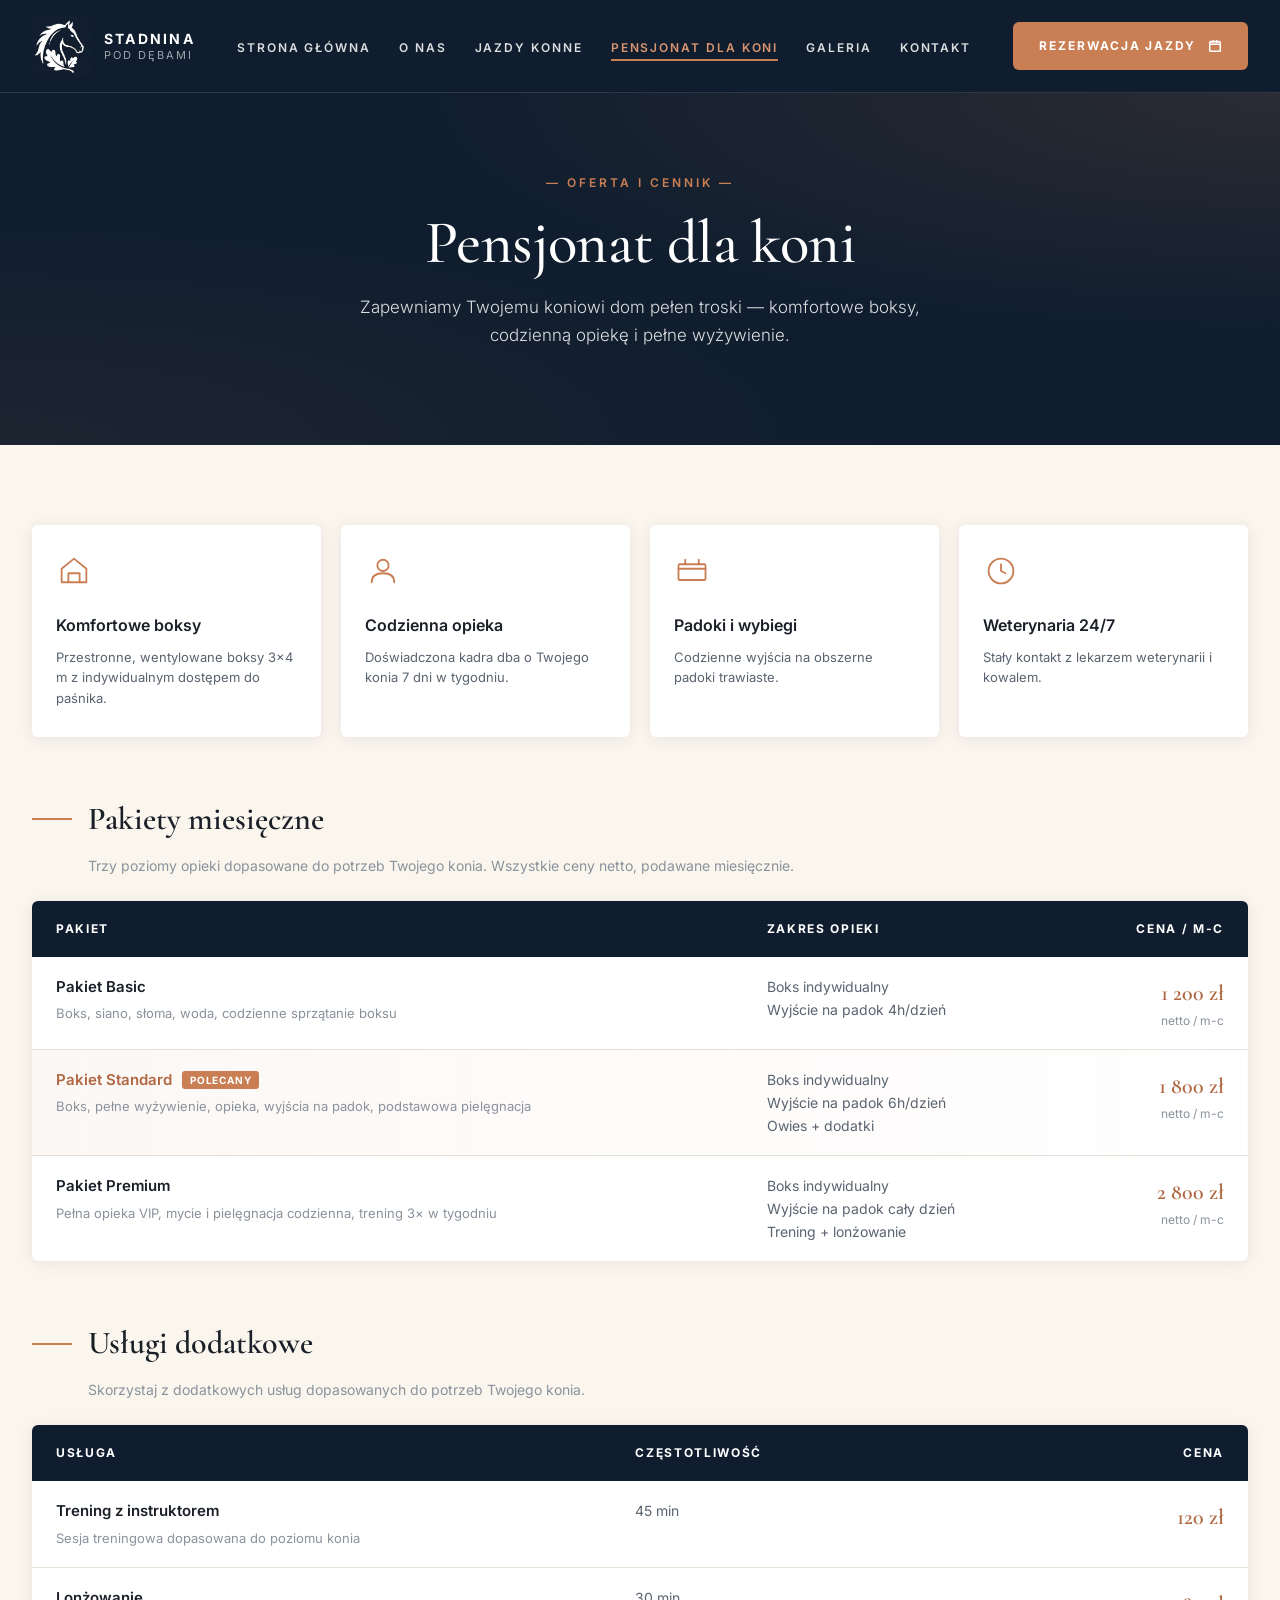
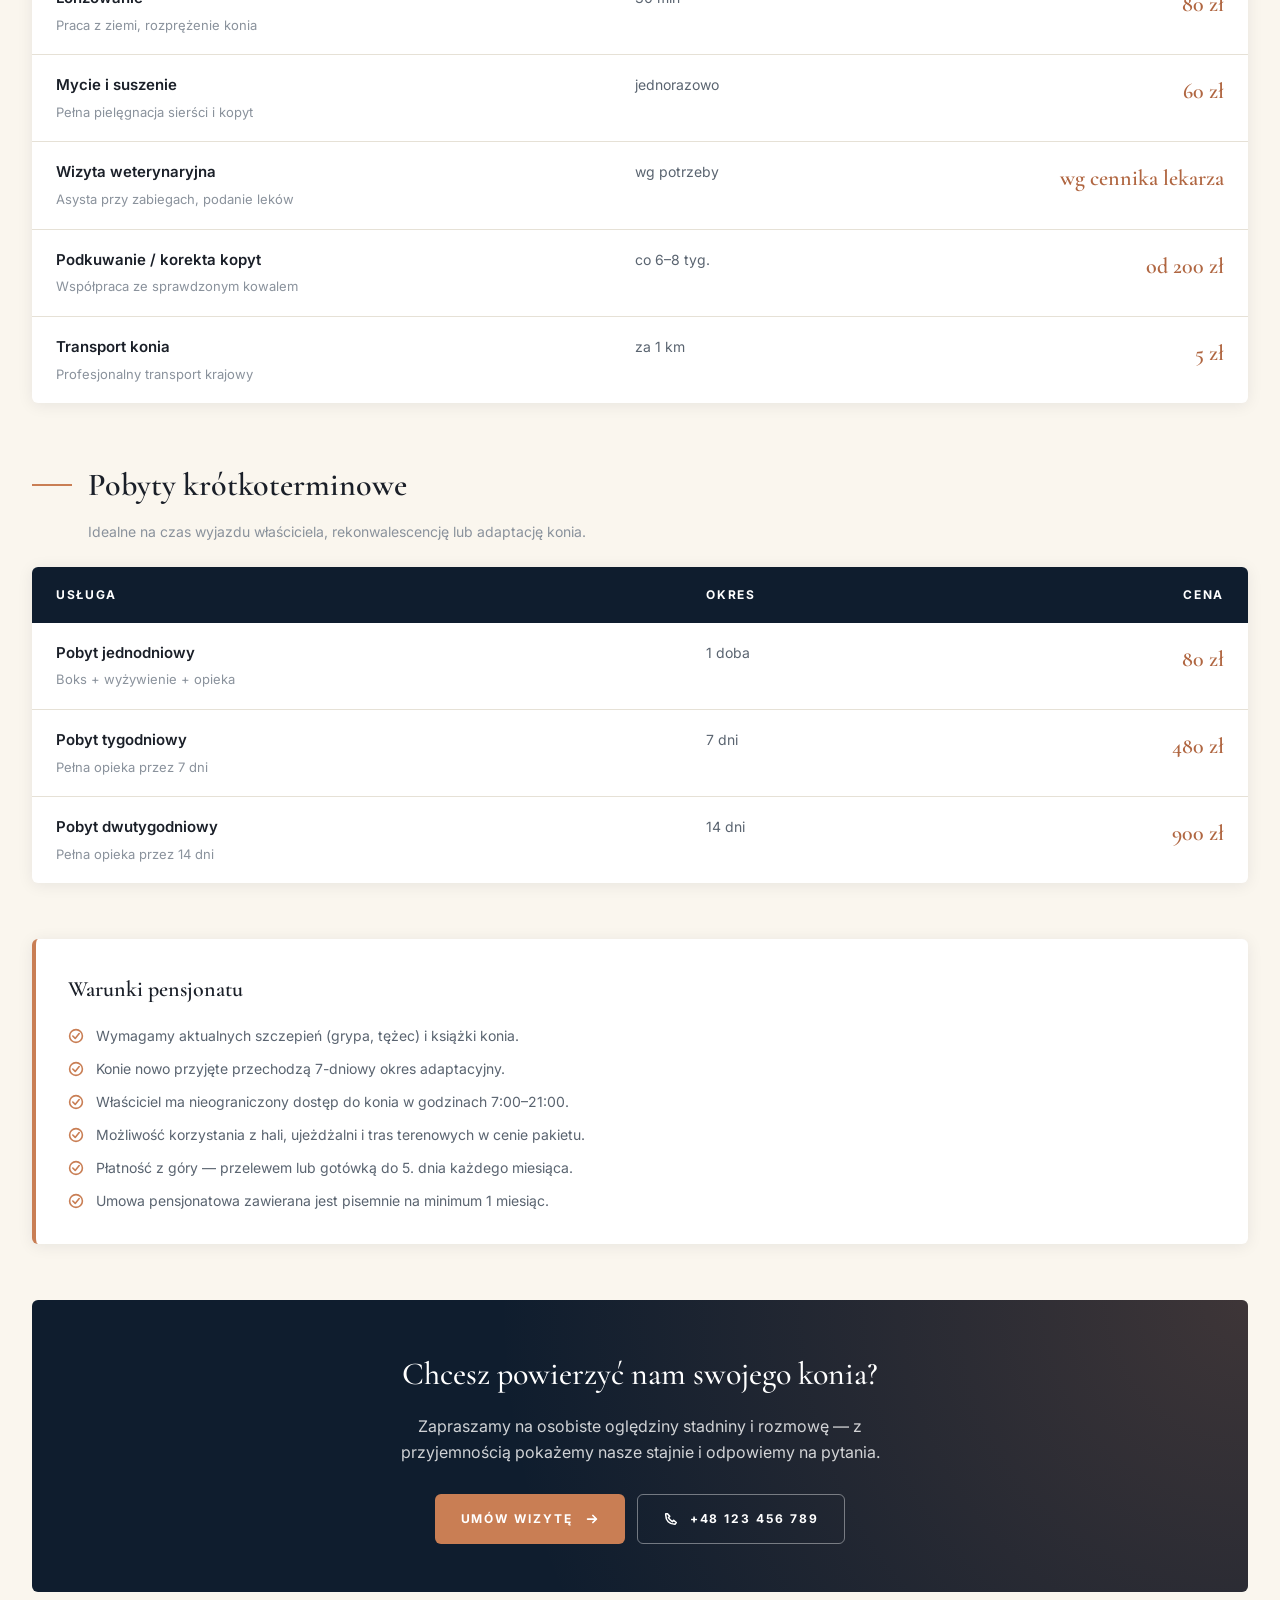
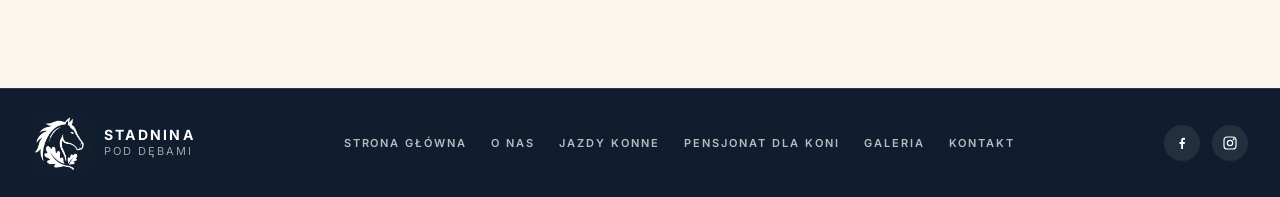
<file: stadnina/pensjonat.html>
<!DOCTYPE html>
<html lang="pl">
<head>
<meta charset="UTF-8" />
<meta name="viewport" content="width=device-width, initial-scale=1.0" />
<title>Pensjonat dla koni — Cennik | Stadnina Pod Dębami</title>
<meta name="description" content="Cennik pensjonatu dla koni — boksy, padoki, pełna opieka, treningi i opieka weterynaryjna." />
<link rel="preconnect" href="https://fonts.googleapis.com">
<link rel="preconnect" href="https://fonts.gstatic.com" crossorigin>
<link href="https://fonts.googleapis.com/css2?family=Cormorant+Garamond:wght@400;500;600&family=Inter:wght@300;400;500;600;700&display=swap" rel="stylesheet">
<link rel="stylesheet" href="shared.css">
<style>
  .pricing { padding: 80px 0 96px; background: var(--cream-soft); }
  .pricing__intro { text-align: center; max-width: 720px; margin: 0 auto 56px; }
  .pricing__intro p { font-size: 16px; color: var(--text-soft); line-height: 1.7; }

  .pricing__category { margin-bottom: 56px; }
  .pricing__category-title {
    font-family: var(--font-display);
    font-size: clamp(1.6rem, 2.8vw, 2rem);
    font-weight: 600;
    margin-bottom: 8px;
    color: var(--text-dark);
    display: flex;
    align-items: center;
    gap: 16px;
  }
  .pricing__category-title::before {
    content: '';
    width: 40px;
    height: 2px;
    background: var(--copper);
    flex-shrink: 0;
  }
  .pricing__category-desc {
    font-size: 14px;
    color: var(--text-muted);
    margin-bottom: 24px;
    margin-left: 56px;
  }

  .pricing-table-wrap {
    background: #fff;
    border-radius: var(--radius);
    overflow: hidden;
    box-shadow: var(--shadow-card);
  }
  .pricing-table {
    width: 100%;
    border-collapse: collapse;
  }
  .pricing-table thead {
    background: var(--navy-900);
    color: #fff;
  }
  .pricing-table th {
    padding: 18px 24px;
    text-align: left;
    font-size: 12px;
    font-weight: 700;
    letter-spacing: 0.14em;
    text-transform: uppercase;
  }
  .pricing-table th:last-child,
  .pricing-table td:last-child {
    text-align: right;
  }
  .pricing-table td {
    padding: 18px 24px;
    border-bottom: 1px solid var(--border);
    font-size: 15px;
    color: var(--text-dark);
    vertical-align: top;
  }
  .pricing-table tbody tr:last-child td { border-bottom: none; }
  .pricing-table tbody tr {
    transition: background var(--transition);
  }
  .pricing-table tbody tr:hover { background: var(--cream-soft); }
  .pricing-table .service-name { font-weight: 600; }
  .pricing-table .service-desc {
    font-size: 13px;
    color: var(--text-muted);
    margin-top: 4px;
    font-weight: 400;
  }
  .pricing-table .duration {
    color: var(--text-soft);
    font-size: 14px;
    white-space: nowrap;
  }
  .pricing-table .price {
    font-family: var(--font-display);
    font-size: 22px;
    font-weight: 600;
    color: var(--copper-dark);
    white-space: nowrap;
  }
  .pricing-table .price-sub {
    font-size: 12px;
    color: var(--text-muted);
    font-family: var(--font-body);
    font-weight: 400;
  }

  /* Highlighted "featured" row */
  .pricing-table tr.featured { background: linear-gradient(90deg, rgba(201, 126, 84, 0.06), transparent); }
  .pricing-table tr.featured .service-name { color: var(--copper-dark); }
  .pricing-table tr.featured .service-name::after {
    content: 'POLECANY';
    margin-left: 10px;
    background: var(--copper);
    color: #fff;
    font-size: 10px;
    font-weight: 700;
    padding: 3px 8px;
    border-radius: 3px;
    letter-spacing: 0.08em;
    vertical-align: middle;
  }

  /* Service highlights cards */
  .highlights {
    display: grid;
    grid-template-columns: repeat(4, 1fr);
    gap: 20px;
    margin-bottom: 56px;
  }
  .highlight {
    background: #fff;
    border-radius: var(--radius);
    padding: 28px 24px;
    box-shadow: var(--shadow-card);
    transition: transform var(--transition), box-shadow var(--transition);
  }
  .highlight:hover {
    transform: translateY(-4px);
    box-shadow: var(--shadow-card-hover);
  }
  .highlight__icon {
    width: 36px;
    height: 36px;
    color: var(--copper);
    margin-bottom: 16px;
  }
  .highlight__title {
    font-size: 16px;
    font-weight: 600;
    margin-bottom: 8px;
    color: var(--text-dark);
  }
  .highlight__desc {
    font-size: 13px;
    color: var(--text-soft);
    line-height: 1.6;
  }

  .pricing__notes {
    background: #fff;
    border-radius: var(--radius);
    padding: 32px;
    margin-top: 48px;
    box-shadow: var(--shadow-card);
    border-left: 4px solid var(--copper);
  }
  .pricing__notes-title {
    font-family: var(--font-display);
    font-size: 22px;
    font-weight: 600;
    margin-bottom: 16px;
    color: var(--text-dark);
  }
  .pricing__notes ul {
    list-style: none;
    display: grid;
    gap: 10px;
  }
  .pricing__notes li {
    display: flex;
    gap: 12px;
    font-size: 14px;
    color: var(--text-soft);
    line-height: 1.65;
  }
  .pricing__notes li svg {
    width: 16px;
    height: 16px;
    color: var(--copper);
    flex-shrink: 0;
    margin-top: 4px;
  }

  .cta-box {
    background: var(--navy-900);
    color: #fff;
    border-radius: var(--radius);
    padding: 48px 40px;
    margin-top: 56px;
    text-align: center;
    position: relative;
    overflow: hidden;
  }
  .cta-box::after {
    content: '';
    position: absolute;
    inset: 0;
    background: radial-gradient(circle at 100% 0%, rgba(201, 126, 84, 0.25), transparent 60%);
    pointer-events: none;
  }
  .cta-box > * { position: relative; z-index: 1; }
  .cta-box__title {
    font-family: var(--font-display);
    font-size: clamp(1.6rem, 2.6vw, 2rem);
    font-weight: 500;
    margin-bottom: 12px;
  }
  .cta-box__desc {
    color: rgba(255,255,255,0.8);
    margin-bottom: 28px;
    max-width: 540px;
    margin-left: auto;
    margin-right: auto;
  }
  .cta-box__buttons {
    display: flex;
    gap: 12px;
    justify-content: center;
    flex-wrap: wrap;
  }

  @media (max-width: 1024px) {
    .highlights { grid-template-columns: repeat(2, 1fr); }
  }

  @media (max-width: 768px) {
    .pricing { padding: 56px 0 64px; }
    .pricing__category { margin-bottom: 40px; }
    .pricing__category-desc { margin-left: 0; }
    .pricing__category-title { font-size: 1.5rem; }
    .highlights { grid-template-columns: 1fr; }
    .pricing__notes { padding: 24px; }
    .cta-box { padding: 36px 24px; }

    /* Tabele → karty na mobile */
    .pricing-table-wrap {
      background: transparent;
      box-shadow: none;
      border-radius: 0;
    }
    .pricing-table,
    .pricing-table thead,
    .pricing-table tbody,
    .pricing-table tr,
    .pricing-table td {
      display: block;
      width: 100%;
    }
    .pricing-table thead {
      display: none;
    }
    .pricing-table tbody tr {
      background: #fff;
      border-radius: var(--radius);
      box-shadow: var(--shadow-card);
      margin-bottom: 14px;
      padding: 18px 18px 8px;
      position: relative;
    }
    .pricing-table tbody tr:hover { background: #fff; }
    .pricing-table tbody tr:last-child { margin-bottom: 0; }
    .pricing-table tbody tr.featured {
      background: linear-gradient(180deg, rgba(201, 126, 84, 0.08), #fff 40%);
      border: 1px solid rgba(201, 126, 84, 0.25);
    }
    .pricing-table td {
      padding: 8px 0;
      border-bottom: 1px solid var(--border);
      text-align: left;
      font-size: 14px;
    }
    .pricing-table td:last-child {
      text-align: left;
      border-bottom: none;
      padding-top: 12px;
    }

    /* Przywrócenie wewnętrznych linii w ostatnim kafelku */
    .pricing-table tbody tr:last-child td {
      border-bottom: 1px solid var(--border);
    }
    /* Usunięcie linii tylko na samym dole ostatniego kafelka */
    .pricing-table tbody tr:last-child td:last-child {
      border-bottom: none;
    }

    .pricing-table td:nth-child(1) {
      padding-top: 0;
      padding-bottom: 12px;
    }
    .pricing-table .service-name {
      font-size: 16px;
    }
    .pricing-table .service-desc {
      margin-top: 6px;
    }
    /* Etykieta przed kolumną 2 */
    .pricing-table td:nth-child(2)::before {
      content: 'Szczegóły:';
      display: block;
      font-weight: 600;
      color: var(--text-dark);
      margin-bottom: 4px;
      font-size: 13px;
    }
    /* Etykieta przed ceną */
    .pricing-table td:nth-child(3)::before {
      content: 'Cena:';
      display: inline-block;
      font-weight: 600;
      color: var(--text-dark);
      margin-right: 10px;
      font-size: 13px;
      vertical-align: middle;
    }
    .pricing-table .price {
      font-size: 22px;
      display: inline-block;
      vertical-align: middle;
    }
    .pricing-table .price-sub {
      margin-left: 4px;
    }
    .pricing-table .duration {
      white-space: normal;
    }
  }
</style>
</head>
<body>

<header class="header" id="header">
  <div class="container">
    <nav class="nav" aria-label="Główna nawigacja">
      <a href="index.html" class="logo">
        <img src="logo.png" alt="logo" class="logo__icon">
        <span class="logo__text">
          <span class="logo__name">STADNINA</span>
          <span class="logo__tag">POD DĘBAMI</span>
        </span>
      </a>

      <ul class="nav__menu" id="navMenu">
        <li><a href="index.html" class="nav__link">Strona główna</a></li>
        <li><a href="index.html#o-nas" class="nav__link">O nas</a></li>
        <li><a href="jazdy-konne.html" class="nav__link">Jazdy konne</a></li>
        <li><a href="pensjonat.html" class="nav__link active">Pensjonat dla koni</a></li>
        <li><a href="galeria.html" class="nav__link">Galeria</a></li>
        <li><a href="index.html#kontakt" class="nav__link">Kontakt</a></li>
      </ul>

      <a href="index.html#kontakt" class="btn btn--primary btn-header">
        Rezerwacja jazdy
        <svg width="14" height="14" viewBox="0 0 16 16" fill="none" stroke="currentColor" stroke-width="1.8" stroke-linecap="round" stroke-linejoin="round">
          <rect x="2" y="3" width="12" height="11" rx="1"/>
          <path d="M2 6 H14 M6 2 V4 M10 2 V4"/>
        </svg>
      </a>

      <button class="nav__toggle" id="navToggle" aria-label="Otwórz menu" aria-expanded="false">
        <span></span><span></span><span></span>
      </button>
    </nav>
  </div>
</header>

<section class="page-title">
  <div class="container">
    <div class="page-title__eyebrow">— Oferta i cennik —</div>
    <h1 class="page-title__heading">Pensjonat dla koni</h1>
    <p class="page-title__sub">Zapewniamy Twojemu koniowi dom pełen troski — komfortowe boksy, codzienną opiekę i pełne wyżywienie.</p>
  </div>
</section>

<section class="pricing">
  <div class="container">

    <!-- Highlights -->
    <div class="highlights">
      <div class="highlight reveal">
        <svg class="highlight__icon" viewBox="0 0 32 32" fill="none" stroke="currentColor" stroke-width="1.6" stroke-linecap="round" stroke-linejoin="round">
          <path d="M5 14 L16 5 L27 14 V26 H5 Z"/>
          <path d="M11 26 V18 H21 V26"/>
        </svg>
        <h3 class="highlight__title">Komfortowe boksy</h3>
        <p class="highlight__desc">Przestronne, wentylowane boksy 3×4 m z indywidualnym dostępem do paśnika.</p>
      </div>
      <div class="highlight reveal">
        <svg class="highlight__icon" viewBox="0 0 32 32" fill="none" stroke="currentColor" stroke-width="1.6" stroke-linecap="round" stroke-linejoin="round">
          <circle cx="16" cy="11" r="5"/>
          <path d="M6 26 Q6 18 16 18 Q26 18 26 26"/>
        </svg>
        <h3 class="highlight__title">Codzienna opieka</h3>
        <p class="highlight__desc">Doświadczona kadra dba o Twojego konia 7 dni w tygodniu.</p>
      </div>
      <div class="highlight reveal">
        <svg class="highlight__icon" viewBox="0 0 32 32" fill="none" stroke="currentColor" stroke-width="1.6" stroke-linecap="round" stroke-linejoin="round">
          <rect x="4" y="10" width="24" height="14" rx="1"/>
          <path d="M4 14 H28"/>
          <path d="M10 10 V6 M22 10 V6"/>
        </svg>
        <h3 class="highlight__title">Padoki i wybiegi</h3>
        <p class="highlight__desc">Codzienne wyjścia na obszerne padoki trawiaste.</p>
      </div>
      <div class="highlight reveal">
        <svg class="highlight__icon" viewBox="0 0 32 32" fill="none" stroke="currentColor" stroke-width="1.6" stroke-linecap="round" stroke-linejoin="round">
          <circle cx="16" cy="16" r="11"/>
          <path d="M16 10 V16 L20 18"/>
        </svg>
        <h3 class="highlight__title">Weterynaria 24/7</h3>
        <p class="highlight__desc">Stały kontakt z lekarzem weterynarii i kowalem.</p>
      </div>
    </div>

    <!-- KAT 1: Pakiety miesięczne -->
    <div class="pricing__category reveal">
      <h2 class="pricing__category-title">Pakiety miesięczne</h2>
      <p class="pricing__category-desc">Trzy poziomy opieki dopasowane do potrzeb Twojego konia. Wszystkie ceny netto, podawane miesięcznie.</p>

      <div class="pricing-table-wrap">
        <table class="pricing-table">
          <thead>
            <tr>
              <th>Pakiet</th>
              <th>Zakres opieki</th>
              <th>Cena / m-c</th>
            </tr>
          </thead>
          <tbody>
            <tr>
              <td>
                <div class="service-name">Pakiet Basic</div>
                <div class="service-desc">Boks, siano, słoma, woda, codzienne sprzątanie boksu</div>
              </td>
              <td class="duration">Boks indywidualny<br>Wyjście na padok 4h/dzień</td>
              <td>
                <div class="price">1 200 zł</div>
                <div class="price-sub">netto / m-c</div>
              </td>
            </tr>
            <tr class="featured">
              <td>
                <div class="service-name">Pakiet Standard</div>
                <div class="service-desc">Boks, pełne wyżywienie, opieka, wyjścia na padok, podstawowa pielęgnacja</div>
              </td>
              <td class="duration">Boks indywidualny<br>Wyjście na padok 6h/dzień<br>Owies + dodatki</td>
              <td>
                <div class="price">1 800 zł</div>
                <div class="price-sub">netto / m-c</div>
              </td>
            </tr>
            <tr>
              <td>
                <div class="service-name">Pakiet Premium</div>
                <div class="service-desc">Pełna opieka VIP, mycie i pielęgnacja codzienna, trening 3× w tygodniu</div>
              </td>
              <td class="duration">Boks indywidualny<br>Wyjście na padok cały dzień<br>Trening + lonżowanie</td>
              <td>
                <div class="price">2 800 zł</div>
                <div class="price-sub">netto / m-c</div>
              </td>
            </tr>
          </tbody>
        </table>
      </div>
    </div>

    <!-- KAT 2: Usługi dodatkowe -->
    <div class="pricing__category reveal">
      <h2 class="pricing__category-title">Usługi dodatkowe</h2>
      <p class="pricing__category-desc">Skorzystaj z dodatkowych usług dopasowanych do potrzeb Twojego konia.</p>

      <div class="pricing-table-wrap">
        <table class="pricing-table">
          <thead>
            <tr>
              <th>Usługa</th>
              <th>Częstotliwość</th>
              <th>Cena</th>
            </tr>
          </thead>
          <tbody>
            <tr>
              <td>
                <div class="service-name">Trening z instruktorem</div>
                <div class="service-desc">Sesja treningowa dopasowana do poziomu konia</div>
              </td>
              <td class="duration">45 min</td>
              <td class="price">120 zł</td>
            </tr>
            <tr>
              <td>
                <div class="service-name">Lonżowanie</div>
                <div class="service-desc">Praca z ziemi, rozprężenie konia</div>
              </td>
              <td class="duration">30 min</td>
              <td class="price">80 zł</td>
            </tr>
            <tr>
              <td>
                <div class="service-name">Mycie i suszenie</div>
                <div class="service-desc">Pełna pielęgnacja sierści i kopyt</div>
              </td>
              <td class="duration">jednorazowo</td>
              <td class="price">60 zł</td>
            </tr>
            <tr>
              <td>
                <div class="service-name">Wizyta weterynaryjna</div>
                <div class="service-desc">Asysta przy zabiegach, podanie leków</div>
              </td>
              <td class="duration">wg potrzeby</td>
              <td class="price">wg cennika lekarza</td>
            </tr>
            <tr>
              <td>
                <div class="service-name">Podkuwanie / korekta kopyt</div>
                <div class="service-desc">Współpraca ze sprawdzonym kowalem</div>
              </td>
              <td class="duration">co 6–8 tyg.</td>
              <td class="price">od 200 zł</td>
            </tr>
            <tr>
              <td>
                <div class="service-name">Transport konia</div>
                <div class="service-desc">Profesjonalny transport krajowy</div>
              </td>
              <td class="duration">za 1 km</td>
              <td class="price">5 zł</td>
            </tr>
          </tbody>
        </table>
      </div>
    </div>

    <!-- KAT 3: Krótkoterminowy -->
    <div class="pricing__category reveal">
      <h2 class="pricing__category-title">Pobyty krótkoterminowe</h2>
      <p class="pricing__category-desc">Idealne na czas wyjazdu właściciela, rekonwalescencję lub adaptację konia.</p>

      <div class="pricing-table-wrap">
        <table class="pricing-table">
          <thead>
            <tr>
              <th>Usługa</th>
              <th>Okres</th>
              <th>Cena</th>
            </tr>
          </thead>
          <tbody>
            <tr>
              <td>
                <div class="service-name">Pobyt jednodniowy</div>
                <div class="service-desc">Boks + wyżywienie + opieka</div>
              </td>
              <td class="duration">1 doba</td>
              <td class="price">80 zł</td>
            </tr>
            <tr>
              <td>
                <div class="service-name">Pobyt tygodniowy</div>
                <div class="service-desc">Pełna opieka przez 7 dni</div>
              </td>
              <td class="duration">7 dni</td>
              <td class="price">480 zł</td>
            </tr>
            <tr>
              <td>
                <div class="service-name">Pobyt dwutygodniowy</div>
                <div class="service-desc">Pełna opieka przez 14 dni</div>
              </td>
              <td class="duration">14 dni</td>
              <td class="price">900 zł</td>
            </tr>
          </tbody>
        </table>
      </div>
    </div>

    <!-- NOTES -->
    <div class="pricing__notes reveal">
      <h3 class="pricing__notes-title">Warunki pensjonatu</h3>
      <ul>
        <li>
          <svg viewBox="0 0 20 20" fill="none" stroke="currentColor" stroke-width="2" stroke-linecap="round" stroke-linejoin="round"><circle cx="10" cy="10" r="8"/><path d="M6 10 L9 13 L14 7"/></svg>
          Wymagamy aktualnych szczepień (grypa, tężec) i książki konia.
        </li>
        <li>
          <svg viewBox="0 0 20 20" fill="none" stroke="currentColor" stroke-width="2" stroke-linecap="round" stroke-linejoin="round"><circle cx="10" cy="10" r="8"/><path d="M6 10 L9 13 L14 7"/></svg>
          Konie nowo przyjęte przechodzą 7-dniowy okres adaptacyjny.
        </li>
        <li>
          <svg viewBox="0 0 20 20" fill="none" stroke="currentColor" stroke-width="2" stroke-linecap="round" stroke-linejoin="round"><circle cx="10" cy="10" r="8"/><path d="M6 10 L9 13 L14 7"/></svg>
          Właściciel ma nieograniczony dostęp do konia w godzinach 7:00–21:00.
        </li>
        <li>
          <svg viewBox="0 0 20 20" fill="none" stroke="currentColor" stroke-width="2" stroke-linecap="round" stroke-linejoin="round"><circle cx="10" cy="10" r="8"/><path d="M6 10 L9 13 L14 7"/></svg>
          Możliwość korzystania z hali, ujeżdżalni i tras terenowych w cenie pakietu.
        </li>
        <li>
          <svg viewBox="0 0 20 20" fill="none" stroke="currentColor" stroke-width="2" stroke-linecap="round" stroke-linejoin="round"><circle cx="10" cy="10" r="8"/><path d="M6 10 L9 13 L14 7"/></svg>
          Płatność z góry — przelewem lub gotówką do 5. dnia każdego miesiąca.
        </li>
        <li>
          <svg viewBox="0 0 20 20" fill="none" stroke="currentColor" stroke-width="2" stroke-linecap="round" stroke-linejoin="round"><circle cx="10" cy="10" r="8"/><path d="M6 10 L9 13 L14 7"/></svg>
          Umowa pensjonatowa zawierana jest pisemnie na minimum 1 miesiąc.
        </li>
      </ul>
    </div>

    <!-- CTA -->
    <div class="cta-box reveal">
      <h2 class="cta-box__title">Chcesz powierzyć nam swojego konia?</h2>
      <p class="cta-box__desc">Zapraszamy na osobiste oględziny stadniny i rozmowę — z przyjemnością pokażemy nasze stajnie i odpowiemy na pytania.</p>
      <div class="cta-box__buttons">
        <a href="index.html#kontakt" class="btn btn--primary">
          Umów wizytę
          <svg class="arrow" width="14" height="14" viewBox="0 0 16 16" fill="none" stroke="currentColor" stroke-width="2" stroke-linecap="round" stroke-linejoin="round">
            <path d="M3 8 H13 M9 4 L13 8 L9 12"/>
          </svg>
        </a>
        <a href="tel:+48123456789" class="btn btn--outline-light">
          <svg width="14" height="14" viewBox="0 0 16 16" fill="none" stroke="currentColor" stroke-width="1.8" stroke-linecap="round" stroke-linejoin="round">
            <path d="M2 3.5C2 10 6 14 12.5 14 L14 12 L11 9.5 L9.5 11 C8 10 6 8 5 6.5 L6.5 5 L4 2 L2 2 C2 2.5 2 3 2 3.5Z"/>
          </svg>
          +48 123 456 789
        </a>
      </div>
    </div>
  </div>
</section>

<footer class="footer">
  <div class="container">
    <div class="footer__inner">
      <a href="index.html" class="logo">
        <img src="logo.png" alt="logo" class="logo__icon">
        <span class="logo__text">
          <span class="logo__name">STADNINA</span>
          <span class="logo__tag">POD DĘBAMI</span>
        </span>
      </a>

      <ul class="footer__nav">
        <li><a href="index.html">Strona główna</a></li>
        <li><a href="index.html#o-nas">O nas</a></li>
        <li><a href="jazdy-konne.html">Jazdy konne</a></li>
        <li><a href="pensjonat.html">Pensjonat dla koni</a></li>
        <li><a href="galeria.html">Galeria</a></li>
        <li><a href="index.html#kontakt">Kontakt</a></li>
      </ul>

      <div class="footer__socials">
        <a href="#" aria-label="Facebook">
          <svg viewBox="0 0 24 24" fill="currentColor"><path d="M13.5 21v-7.5h2.5l.4-3h-2.9V8.6c0-.86.24-1.45 1.48-1.45H16.5V4.45C16.2 4.4 15.3 4.3 14.3 4.3c-2.1 0-3.55 1.28-3.55 3.63V10.5H8.2v3h2.55V21h2.75z"/></svg>
        </a>
        <a href="#" aria-label="Instagram">
          <svg viewBox="0 0 24 24" fill="none" stroke="currentColor" stroke-width="1.8" stroke-linecap="round" stroke-linejoin="round">
            <rect x="3" y="3" width="18" height="18" rx="5"/>
            <circle cx="12" cy="12" r="4"/>
            <circle cx="17.5" cy="6.5" r="0.6" fill="currentColor"/>
          </svg>
        </a>
      </div>
    </div>
  </div>
</footer>

<script>
  const toggle = document.getElementById('navToggle');
  const menu = document.getElementById('navMenu');
  toggle.addEventListener('click', () => {
    const open = menu.classList.toggle('is-open');
    toggle.classList.toggle('is-open', open);
    toggle.setAttribute('aria-expanded', open);
  });
  menu.querySelectorAll('a').forEach(a => {
    a.addEventListener('click', () => {
      menu.classList.remove('is-open');
      toggle.classList.remove('is-open');
      toggle.setAttribute('aria-expanded', 'false');
    });
  });

  const observer = new IntersectionObserver((entries) => {
    entries.forEach(e => {
      if (e.isIntersecting) {
        e.target.classList.add('is-visible');
        observer.unobserve(e.target);
      }
    });
  }, { threshold: 0.1 });
  document.querySelectorAll('.reveal').forEach(el => observer.observe(el));
</script>

</body>
</html>
</file>
<file: stadnina/shared.css>
/* ============================================================
   STADNINA POD DĘBAMI - SHARED STYLES
   Wspólne style dla wszystkich podstron
============================================================ */

*, *::before, *::after { box-sizing: border-box; margin: 0; padding: 0; }
html { scroll-behavior: smooth; }

:root {
  --navy-900: #0f1d2e;
  --navy-800: #142537;
  --navy-700: #1c3148;
  --navy-600: #243f5c;
  --copper: #c97e54;
  --copper-light: #d9956f;
  --copper-dark: #b06641;
  --cream: #f3eee5;
  --cream-soft: #faf6ee;
  --text-dark: #1a1f28;
  --text-soft: #5a6470;
  --text-muted: #8a929c;
  --text-light: rgba(255,255,255,0.92);
  --text-light-soft: rgba(255,255,255,0.7);
  --border: #e6e1d6;
  --border-dark: rgba(255,255,255,0.12);

  --font-display: 'Cormorant Garamond', 'Times New Roman', serif;
  --font-body: 'Inter', system-ui, -apple-system, sans-serif;

  --shadow-card: 0 2px 16px rgba(15, 29, 46, 0.08);
  --shadow-card-hover: 0 18px 40px rgba(15, 29, 46, 0.15);
  --transition: 0.35s cubic-bezier(0.4, 0, 0.2, 1);
  --container: 1280px;
  --radius: 6px;
}

body {
  font-family: var(--font-body);
  color: var(--text-dark);
  background: var(--cream-soft);
  line-height: 1.65;
  -webkit-font-smoothing: antialiased;
  -moz-osx-font-smoothing: grayscale;
  overflow-x: hidden;
}

img { max-width: 100%; display: block; }
a { color: inherit; text-decoration: none; }
button { font: inherit; cursor: pointer; border: none; background: none; color: inherit; }

.container { max-width: var(--container); margin: 0 auto; padding: 0 32px; }

/* ========== HEADER ========== */
.header {
  position: sticky;
  top: 0;
  z-index: 100;
  background: var(--navy-900);
  border-bottom: 1px solid var(--border-dark);
}
.nav {
  display: flex;
  align-items: center;
  justify-content: space-between;
  padding: 16px 0;
  gap: 24px;
  color: #fff;
}
.logo {
  display: flex;
  align-items: center;
  gap: 12px;
  color: #fff;
}
.logo__icon {
  width: 60px;
  height: 60px;
  color: var(--copper);
  flex-shrink: 0;
}
.logo__text {
  display: flex;
  flex-direction: column;
  line-height: 1.15;
}
.logo__name {
  font-size: 14px;
  font-weight: 700;
  letter-spacing: 0.16em;
  color: #fff;
}
.logo__tag {
  font-size: 11px;
  letter-spacing: 0.18em;
  color: rgba(255,255,255,0.6);
  margin-top: 2px;
}

.nav__menu {
  display: flex;
  gap: 28px;
  list-style: none;
  align-items: center;
}
.nav__link {
  font-size: 12px;
  font-weight: 600;
  letter-spacing: 0.16em;
  text-transform: uppercase;
  color: rgba(255,255,255,0.85);
  position: relative;
  padding: 8px 0;
  transition: color var(--transition);
  white-space: nowrap;
}
.nav__link::after {
  content: '';
  position: absolute;
  bottom: 2px;
  left: 0;
  width: 0;
  height: 1.5px;
  background: var(--copper);
  transition: width var(--transition);
}
.nav__link:hover { color: var(--copper-light); }
.nav__link:hover::after,
.nav__link.active::after { width: 100%; }
.nav__link.active { color: var(--copper-light); }

/* ========== BUTTONS ========== */
.btn {
  display: inline-flex;
  align-items: center;
  gap: 12px;
  padding: 14px 26px;
  font-size: 12px;
  font-weight: 700;
  letter-spacing: 0.16em;
  text-transform: uppercase;
  border-radius: var(--radius);
  transition: all var(--transition);
  cursor: pointer;
  white-space: nowrap;
}
.btn--primary {
  background: var(--copper);
  color: #fff;
}
.btn--primary:hover {
  background: var(--copper-dark);
  transform: translateY(-2px);
  box-shadow: 0 10px 24px rgba(176, 102, 65, 0.35);
}
.btn--outline-light {
  background: transparent;
  color: #fff;
  border: 1.5px solid rgba(255,255,255,0.4);
}
.btn--outline-light:hover {
  background: rgba(255,255,255,0.08);
  border-color: #fff;
}
.btn--outline-copper {
  background: transparent;
  color: var(--copper);
  border: 1.5px solid var(--copper);
}
.btn--outline-copper:hover {
  background: var(--copper);
  color: #fff;
}
.btn--ghost-dark {
  background: transparent;
  color: var(--text-dark);
  border: 1.5px solid var(--text-dark);
}
.btn--ghost-dark:hover {
  background: var(--text-dark);
  color: #fff;
}
.btn .arrow { transition: transform var(--transition); }
.btn:hover .arrow { transform: translateX(4px); }

/* ========== MOBILE NAV ========== */
.nav__toggle {
  display: none;
  flex-direction: column;
  gap: 5px;
  width: 30px;
  padding: 4px;
}
.nav__toggle span {
  width: 100%;
  height: 2px;
  background: #fff;
  transition: var(--transition);
  border-radius: 2px;
}
.nav__toggle.is-open span:nth-child(1) { transform: translateY(7px) rotate(45deg); }
.nav__toggle.is-open span:nth-child(2) { opacity: 0; }
.nav__toggle.is-open span:nth-child(3) { transform: translateY(-7px) rotate(-45deg); }

/* ========== FOOTER ========== */
.footer {
  background: var(--navy-900);
  color: rgba(255,255,255,0.7);
  padding: 24px 0;
  font-size: 13px;
  border-top: 1px solid var(--border-dark);
}
.footer__inner {
  display: flex;
  align-items: center;
  justify-content: space-between;
  gap: 24px;
  flex-wrap: wrap;
}
.footer__nav {
  display: flex;
  gap: 24px;
  list-style: none;
  flex-wrap: wrap;
}
.footer__nav a {
  font-size: 11px;
  font-weight: 600;
  letter-spacing: 0.18em;
  text-transform: uppercase;
  transition: color var(--transition);
}
.footer__nav a:hover { color: var(--copper-light); }

.footer__socials { display: flex; gap: 12px; }
.footer__socials a {
  width: 36px;
  height: 36px;
  border-radius: 50%;
  background: rgba(255,255,255,0.08);
  display: flex;
  align-items: center;
  justify-content: center;
  color: #fff;
  transition: all var(--transition);
}
.footer__socials a:hover {
  background: var(--copper);
  transform: translateY(-2px);
}
.footer__socials svg { width: 16px; height: 16px; }

/* ========== PAGE TITLE (for subpages) ========== */
.page-title {
  background: var(--navy-900);
  color: #fff;
  padding: 80px 0 96px;
  text-align: center;
  position: relative;
  overflow: hidden;
}
.page-title::after {
  content: '';
  position: absolute;
  inset: 0;
  background:
    radial-gradient(ellipse at top right, rgba(201, 126, 84, 0.15), transparent 50%),
    radial-gradient(ellipse at bottom left, rgba(201, 126, 84, 0.08), transparent 50%);
  pointer-events: none;
}
.page-title > .container { position: relative; z-index: 1; }
.page-title__eyebrow {
  font-size: 12px;
  letter-spacing: 0.25em;
  text-transform: uppercase;
  color: var(--copper);
  margin-bottom: 18px;
  font-weight: 600;
}
.page-title__heading {
  font-family: var(--font-display);
  font-size: clamp(2.2rem, 5vw, 3.8rem);
  font-weight: 500;
  line-height: 1.05;
  letter-spacing: -0.01em;
  margin-bottom: 18px;
}
.page-title__sub {
  font-size: 17px;
  font-weight: 300;
  max-width: 620px;
  margin: 0 auto;
  color: rgba(255,255,255,0.85);
}

/* ========== REVEAL ON SCROLL ========== */
.reveal {
  opacity: 0;
  transform: translateY(24px);
  transition: opacity 0.8s ease, transform 0.8s ease;
}
.reveal.is-visible {
  opacity: 1;
  transform: translateY(0);
}

/* ========== RESPONSIVE — HEADER & FOOTER ========== */
@media (max-width: 1024px) {
  .nav__menu { gap: 20px; }
  .nav__link { font-size: 11px; letter-spacing: 0.12em; }
}

@media (max-width: 900px) {
  .container { padding: 0 20px; }

  .nav { padding: 14px 0; }
  .nav__menu {
    position: fixed;
    top: 70px;
    left: 0;
    right: 0;
    background: var(--navy-900);
    flex-direction: column;
    gap: 0;
    padding: 20px;
    border-bottom: 1px solid var(--border-dark);
    transform: translateY(-150%);
    transition: transform var(--transition);
    box-shadow: 0 20px 40px rgba(0,0,0,0.3);
    align-items: stretch;
    max-height: calc(100vh - 70px);
    overflow-y: auto;
  }
  .nav__menu.is-open { transform: translateY(0); }
  .nav__link {
    display: block;
    padding: 16px 0;
    border-bottom: 1px solid var(--border-dark);
    font-size: 13px;
  }
  .nav__menu > li:last-child .nav__link { border-bottom: none; }
  .btn-header { display: none; }
  .nav__toggle { display: flex; }

  .footer__inner { justify-content: center; text-align: center; }
  .footer__nav { gap: 14px; justify-content: center; }

  .page-title { padding: 56px 0 64px; }
}
</file>
